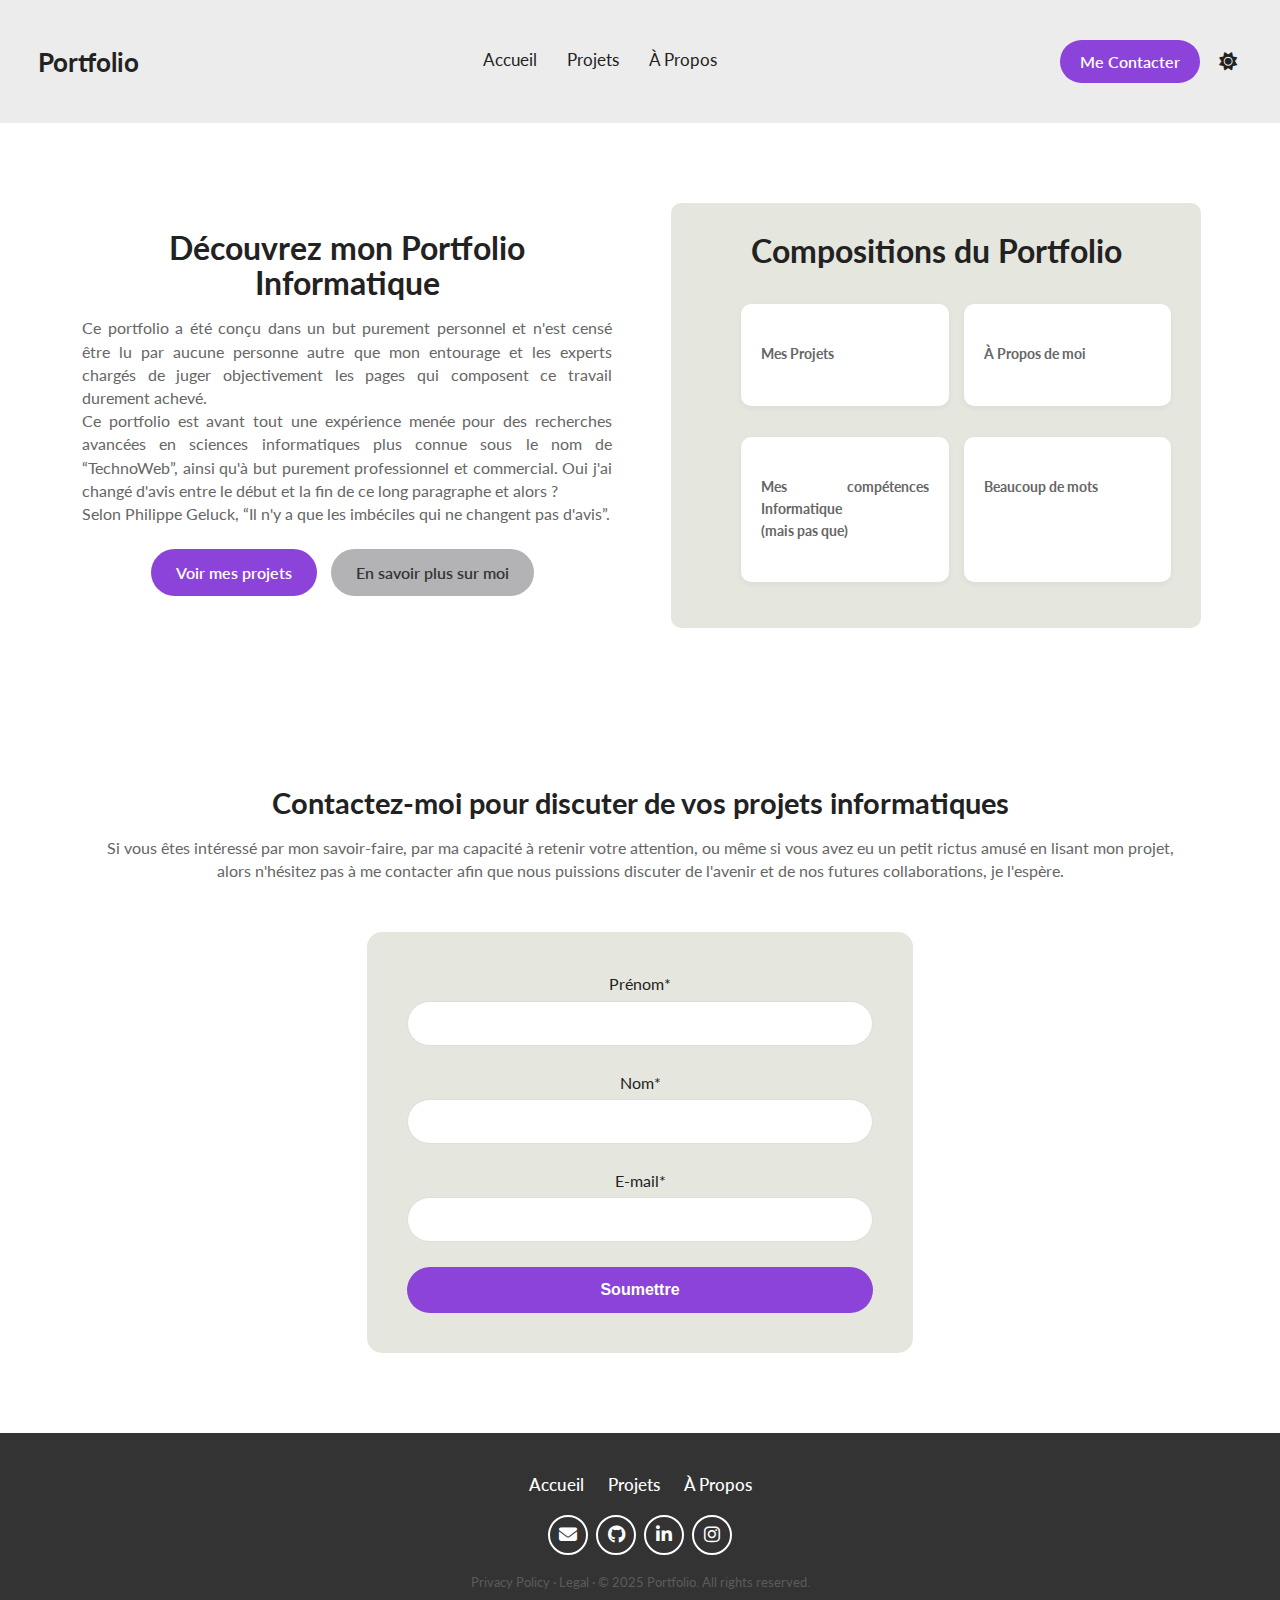
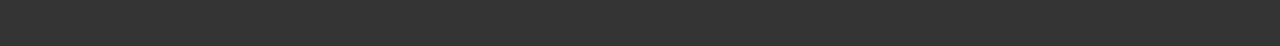
<file: index.html>
<!DOCTYPE html>
<html lang="fr">
  <head>
    <meta charset="UTF-8" />
    <meta name="viewport" content="width=device-width, initial-scale=1.0" />
    <title>Portfolio - Accueil</title>
    <link rel="stylesheet" href="css/variables.css" />
    <link rel="stylesheet" href="css/styles.css" />
    <link rel="stylesheet" href="css/accueil.css" />

    <link rel="preconnect" href="https://fonts.googleapis.com" />
    <link rel="preconnect" href="https://fonts.gstatic.com" crossorigin />
    <link
      href="https://fonts.googleapis.com/css2?family=Lato:wght@300;400;700&display=swap"
      rel="stylesheet"
    />
    <link
      rel="stylesheet"
      href="https://cdnjs.cloudflare.com/ajax/libs/font-awesome/6.5.0/css/all.min.css"
    />
  </head>

  <body>
    <input
      type="checkbox"
      id="theme-toggle"
      aria-label="checkbox dark mode"
      hidden
    />

    <!-- Header -->
    <header>
      <h1 class="logo">Portfolio</h1>
      <nav>
        <a href="index.html">Accueil</a>
        <a href="pages/pages_2.html">Projets</a>
        <a href="pages/pages_3.html">À Propos</a>
      </nav>

      <section class="header-right">
        <a href="#contact" class="bouton-contact">Me Contacter</a>

        <label for="theme-toggle" class="theme-icon">
          <i class="fas fa-sun"></i>
          <i class="fas fa-moon"></i>
        </label>
      </section>
    </header>

    <main>
      <!-- Section Présentation -->
      <section class="presentation">
        <article>
          <h2>Découvrez mon Portfolio Informatique</h2>
          <p>
            Ce portfolio a été conçu dans un but purement personnel et n'est
            censé être lu par aucune personne autre que mon entourage et les
            experts chargés de juger objectivement les pages qui composent ce
            travail durement achevé. <br />
            Ce portfolio est avant tout une expérience menée pour des recherches
            avancées en sciences informatiques plus connue sous le nom de
            “TechnoWeb”, ainsi qu'à but purement professionnel et commercial.
            Oui j'ai changé d'avis entre le début et la fin de ce long
            paragraphe et alors ? <br />
            Selon Philippe Geluck, “Il n'y a que les imbéciles qui ne changent
            pas d'avis”.
          </p>

          <nav>
            <a href="pages/pages_2.html" class="bouton-projet"
              >Voir mes projets</a
            >
            <a href="pages/pages_3.html" class="bouton-propos"
              >En savoir plus sur moi</a
            >
          </nav>
        </article>

        <aside>
          <h2 class="static-color">Compositions du Portfolio</h2>
          <ul class="grid-accueil">
            <li class="card">Mes Projets</li>
            <li class="card">À Propos de moi</li>
            <li class="card">
              Mes compétences Informatique <br />
              (mais pas que)
            </li>
            <li class="card">Beaucoup de mots</li>
          </ul>
        </aside>
      </section>

      <!-- Section Contact -->
      <section id="contact">
        <h2>Contactez-moi pour discuter de vos projets informatiques</h2>
        <p>
          Si vous êtes intéressé par mon savoir-faire, par ma capacité à retenir
          votre attention, ou même si vous avez eu un petit rictus amusé en
          lisant mon projet, <br />
          alors n'hésitez pas à me contacter afin que nous puissions discuter de
          l'avenir et de nos futures collaborations, je l'espère.
        </p>

        <form>
          <label class="static-color">Prénom*</label>
          <input type="text" required />

          <label class="static-color">Nom*</label>
          <input type="text" required />

          <label class="static-color">E-mail*</label>
          <input type="email" required />

          <button type="submit">Soumettre</button>
        </form>
      </section>
    </main>

    <!-- Footer -->
    <footer>
      <nav class="footer-links">
        <a href="index.html">Accueil</a>
        <a href="pages/pages_2.html">Projets</a>
        <a href="pages/pages_3.html">À Propos</a>
      </nav>

      <!-- Réseaux Sociaux -->
      <section class="socials">
        <a href="mailto:tonmailpro@domaine.com" aria-label="Envoyer un Mail">
          <i class="fas fa-envelope"></i
        ></a>
        <a
          href="https://github.com/AL-201"
          target="_blank"
          aria-label="Compte Github"
        >
          <i class="fab fa-github"></i
        ></a>
        <a
          href="https://linkedin.com"
          target="_blank"
          aria-label="Page Linkedin"
        >
          <i class="fab fa-linkedin-in"></i
        ></a>
        <a
          href="https://instagram.com"
          target="_blank"
          aria-label="Page Instagram"
        >
          <i class="fab fa-instagram"></i
        ></a>
      </section>

      <p class="credits">
        Privacy Policy · Legal · © 2025 Portfolio. All rights reserved.
      </p>
    </footer>
  </body>
</html>
</file>
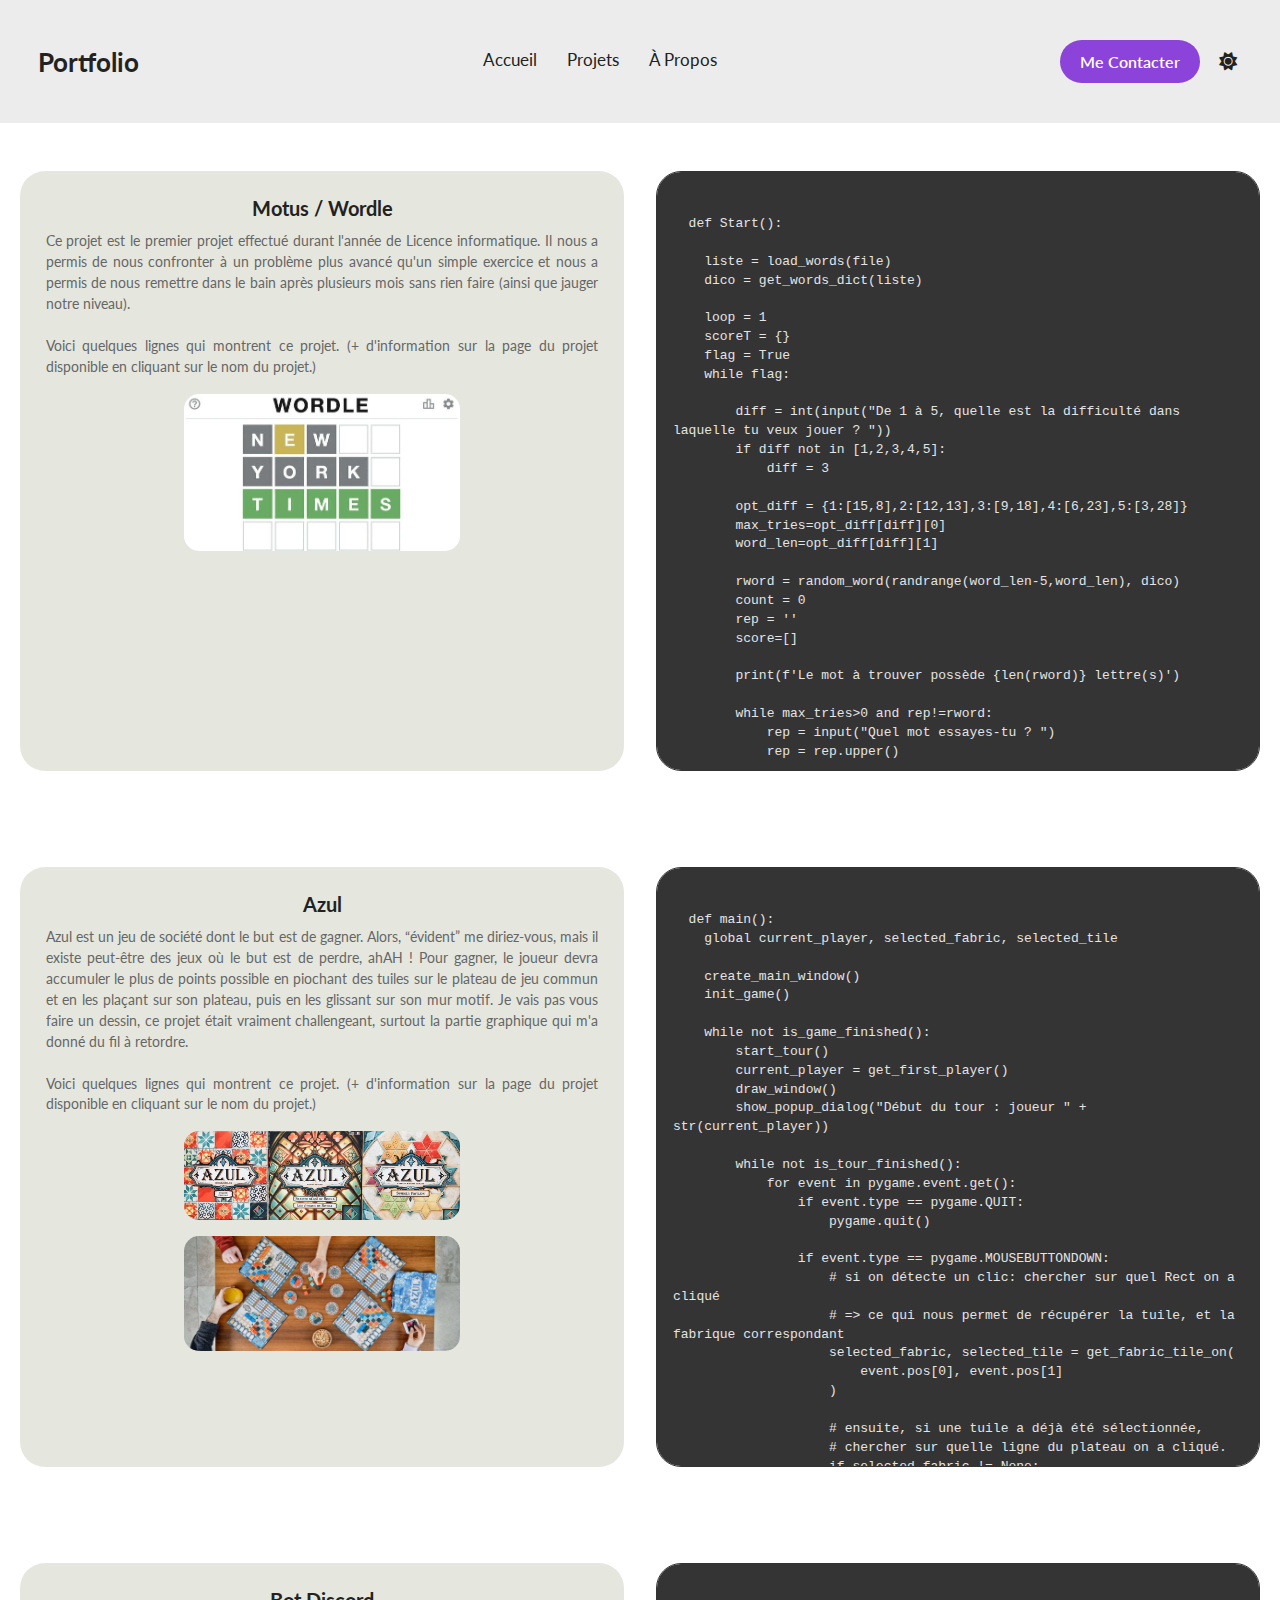
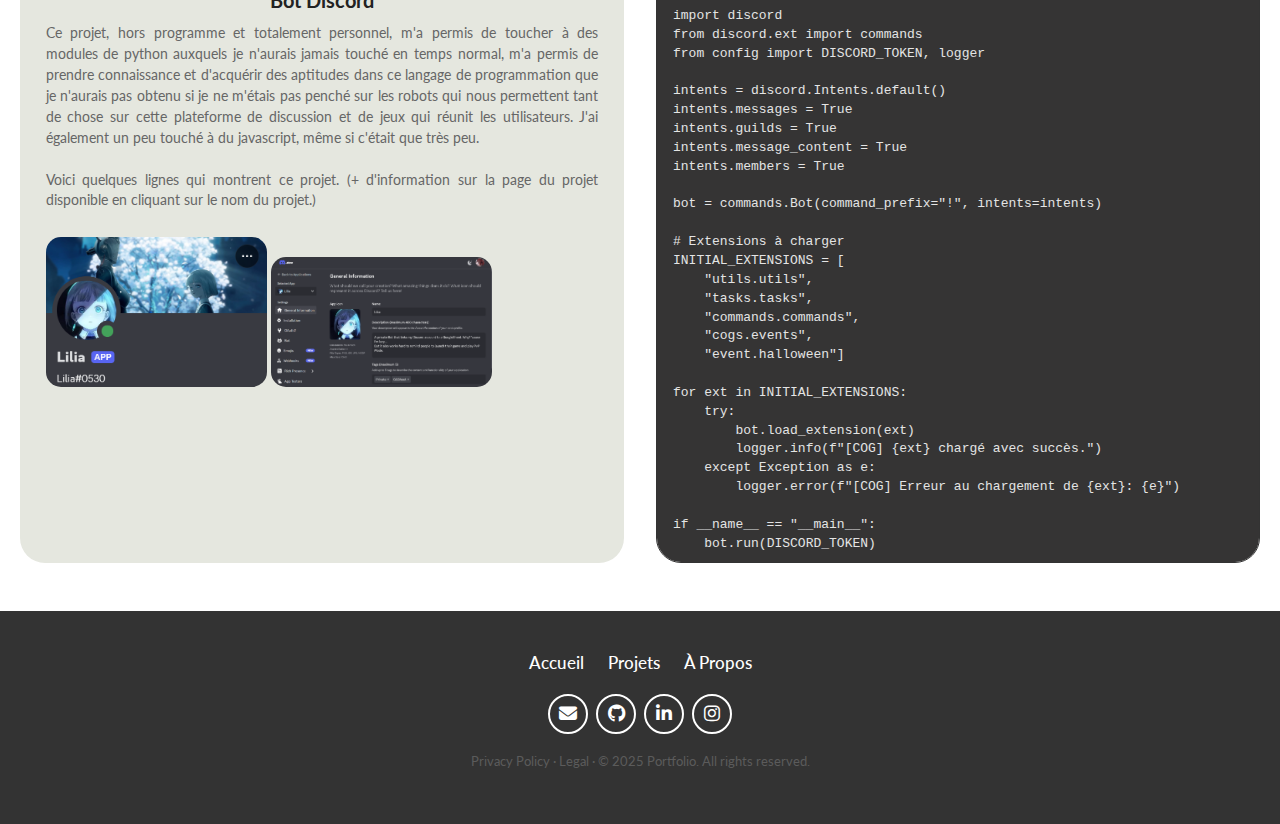
<file: pages/pages 2.html>
<!DOCTYPE html>
<html lang="fr">
  <head>
    <meta charset="UTF-8" />
    <meta name="viewport" content="width=device-width, initial-scale=1.0" />
    <title>Portfolio - Projets</title>
    <link rel="stylesheet" href="../css/variables.css" />
    <link rel="stylesheet" href="../css/styles.css" />
    <link rel="stylesheet" href="../css/projet.css" />

    <link rel="preconnect" href="https://fonts.googleapis.com" />
    <link rel="preconnect" href="https://fonts.gstatic.com" crossorigin />
    <link
      href="https://fonts.googleapis.com/css2?family=Lato:wght@300;400;700&display=swap"
      rel="stylesheet"
    />
    <link
      rel="stylesheet"
      href="https://cdnjs.cloudflare.com/ajax/libs/font-awesome/6.5.0/css/all.min.css"
    />
  </head>

  <body>
    <input
      type="checkbox"
      id="theme-toggle"
      aria-label="checkbox dark mode"
      hidden
    />

    <!-- Header -->
    <header>
      <h1 class="logo">Portfolio</h1>
      <nav>
        <a href="../index.html">Accueil</a>
        <a href="pages_2.html">Projets</a>
        <a href="pages_3.html">À Propos</a>
      </nav>

      <section class="header-right">
        <a href="../index.html#contact" class="bouton-contact">Me Contacter</a>

        <label for="theme-toggle" class="theme-icon">
          <i class="fas fa-sun"></i>
          <i class="fas fa-moon"></i>
        </label>
      </section>
    </header>

    <main id="projects-content">
      <article class="project-grid">
        <!-- Partie Gauche -->
        <section class="project-info">
          <h2 class="static-color">
            <a href="Projets/Motus.html">Motus / Wordle</a>
          </h2>
          <p>
            Ce projet est le premier projet effectué durant l'année de Licence
            informatique. Il nous a permis de nous confronter à un problème plus
            avancé qu'un simple exercice et nous a permis de nous remettre dans
            le bain après plusieurs mois sans rien faire (ainsi que jauger notre
            niveau). <br /><br />
            Voici quelques lignes qui montrent ce projet. (+ d'information sur
            la page du projet disponible en cliquant sur le nom du projet.)
          </p>
          <img src="../images/Wordle.png" alt="Image du Jeu Motus" />
        </section>

        <!-- Partie Droite -->
        <section class="project-code">
          <pre><code>
  def Start():

    liste = load_words(file)
    dico = get_words_dict(liste)
    
    loop = 1
    scoreT = {} 
    flag = True
    while flag:

        diff = int(input("De 1 à 5, quelle est la difficulté dans laquelle tu veux jouer ? "))
        if diff not in [1,2,3,4,5]:
            diff = 3

        opt_diff = {1:[15,8],2:[12,13],3:[9,18],4:[6,23],5:[3,28]}
        max_tries=opt_diff[diff][0]
        word_len=opt_diff[diff][1]

        rword = random_word(randrange(word_len-5,word_len), dico)
        count = 0
        rep = ''
        score=[]

        print(f'Le mot à trouver possède {len(rword)} lettre(s)')

        while max_tries>0 and rep!=rword:
            rep = input("Quel mot essayes-tu ? ")
            rep = rep.upper()

            if rep in liste:
                if len(rep) == len(rword):
                    score.append(rep)
                    lcheck = check_word(rword, rep)
                    print(print_clues(rep, lcheck), "\n")
                else: print("Le mot proposé ne possède pas le bon nombre de lettre(s)", "\n")
            else: print("Le mot proposé n'existe pas", "\n")

            if rword==rep:
                break

            max_tries-=1
            count+=1
            print("Il te reste", max_tries, "tentative(s).")

        if max_tries==0 and rep!=rword:
            print(f"Dommage... Le mot était {rword}. Mais tu réussiras peut-être la prochaine fois !")
        else: print("Bien joué ! Tu as trouvé le mot en", count+1, "tentative(s). Voici le résumé de tes essais : \n", score)
        scoreT[loop]=rword, score
        loop+=1

        retry=input("Si tu veux rejouer, écris 'oui' ! ")
        if retry!='oui':
            flag = False
    
    printscore = input("Si tu veux le récapitulatif de tes parties, écris 'oui' !\n")
    if printscore == 'oui':
        for i in scoreT:
            print(f"Pour ta {i}e partie, le mot était {scoreT[i][0]} et tes tentatives ont étés : {scoreT[i][1]}. \n")
          </code></pre>
        </section>
      </article>

      <article class="project-grid">
        <!-- Partie Gauche -->
        <section class="project-info">
          <h2 class="static-color">
            <a href="Projets/Azul.html">Azul</a>
          </h2>
          <p>
            Azul est un jeu de société dont le but est de gagner. Alors,
            “évident” me diriez-vous, mais il existe peut-être des jeux où le
            but est de perdre, ahAH ! Pour gagner, le joueur devra accumuler le
            plus de points possible en piochant des tuiles sur le plateau de jeu
            commun et en les plaçant sur son plateau, puis en les glissant sur
            son mur motif. Je vais pas vous faire un dessin, ce projet était
            vraiment challengeant, surtout la partie graphique qui m'a donné du
            fil à retordre. <br /><br />
            Voici quelques lignes qui montrent ce projet. (+ d'information sur
            la page du projet disponible en cliquant sur le nom du projet.)
          </p>
          <img
            src="../images/Azul4.png"
            alt="Image montrant la boîte du Jeu de société Azul"
          />
          <img
            src="../images/Azul2.jpg"
            alt="Image montrant une partie du Jeu de société Azul"
          />
        </section>

        <!-- Partie Droite -->
        <section class="project-code">
          <pre><code>
  def main():
    global current_player, selected_fabric, selected_tile

    create_main_window()
    init_game()

    while not is_game_finished():
        start_tour()
        current_player = get_first_player()
        draw_window()
        show_popup_dialog("Début du tour : joueur " + str(current_player))

        while not is_tour_finished():
            for event in pygame.event.get():
                if event.type == pygame.QUIT:
                    pygame.quit()

                if event.type == pygame.MOUSEBUTTONDOWN:
                    # si on détecte un clic: chercher sur quel Rect on a cliqué
                    # => ce qui nous permet de récupérer la tuile, et la fabrique correspondant
                    selected_fabric, selected_tile = get_fabric_tile_on(
                        event.pos[0], event.pos[1]
                    )

                    # ensuite, si une tuile a déjà été sélectionnée,
                    # chercher sur quelle ligne du plateau on a cliqué.
                    if selected_fabric != None:
                        dest_raw = get_empty_line_on(event.pos[0], event.pos[1])

                        # quand on a les 3 infos et que le coup est possible,
                        # on peut jouer le coup et passer au joueur suivant.
                        if check_tile(current_player, selected_tile, dest_raw):
                            play(
                                current_player,
                                selected_fabric,
                                selected_tile,
                                dest_raw,
                            )
                            selected_fabric = None
                            selected_tile = None
                            dest_raw = None
                            draw_window()
                            current_player = (current_player + 1) % len(boards)

            draw_window()

        end_tour()
        draw_window()
    compute_final_scores()

    show_popup_dialog(
        "Partie terminée ! joueur 0: "
        + str(scores[0])
        + " / joueur 1: "
        + str(scores[1])
    )
    pygame.quit()
  </code></pre>
        </section>
      </article>

      <article class="project-grid">
        <!-- Partie Gauche -->
        <section class="project-info">
          <h2 class="static-color">
            <a href="Projets/Discord_Bot.html">Bot Discord</a>
          </h2>
          <p>
            Ce projet, hors programme et totalement personnel, m'a permis de
            toucher à des modules de python auxquels je n'aurais jamais touché
            en temps normal, m'a permis de prendre connaissance et d'acquérir
            des aptitudes dans ce langage de programmation que je n'aurais pas
            obtenu si je ne m'étais pas penché sur les robots qui nous
            permettent tant de chose sur cette plateforme de discussion et de
            jeux qui réunit les utilisateurs. J'ai également un peu touché à du
            javascript, même si c'était que très peu. <br /><br />
            Voici quelques lignes qui montrent ce projet. (+ d'information sur
            la page du projet disponible en cliquant sur le nom du projet.)
          </p>
          <img
            class="img-spe"
            src="../images/DiscordBot1.png"
            alt="Image montrant le profil d'un Robot Discord"
          />
          <img
            class="img-spe"
            src="../images/DiscordBot2.png"
            alt="Image montrant les paramètres d'un Robot Discord"
          />
        </section>

        <!-- Partie Droite -->
        <section class="project-code">
          <pre><code>
import discord
from discord.ext import commands
from config import DISCORD_TOKEN, logger

intents = discord.Intents.default()
intents.messages = True
intents.guilds = True
intents.message_content = True
intents.members = True

bot = commands.Bot(command_prefix="!", intents=intents)

# Extensions à charger
INITIAL_EXTENSIONS = [
    "utils.utils",
    "tasks.tasks",
    "commands.commands",
    "cogs.events",
    "event.halloween"]

for ext in INITIAL_EXTENSIONS:
    try:
        bot.load_extension(ext)
        logger.info(f"[COG] {ext} chargé avec succès.")
    except Exception as e:
        logger.error(f"[COG] Erreur au chargement de {ext}: {e}")

if __name__ == "__main__":
    bot.run(DISCORD_TOKEN)
                </code></pre>
        </section>
      </article>
    </main>

    <!-- Footer -->
    <footer>
      <nav class="footer-links">
        <a href="../index.html">Accueil</a>
        <a href="pages_2.html">Projets</a>
        <a href="pages_3.html">À Propos</a>
      </nav>

      <!-- Réseaux Sociaux -->
      <section class="socials">
        <a href="mailto:tonmailpro@domaine.com" aria-label="Envoyer un Mail">
          <i class="fas fa-envelope"></i
        ></a>
        <a
          href="https://github.com/AL-201"
          target="_blank"
          aria-label="Compte Github"
        >
          <i class="fab fa-github"></i
        ></a>
        <a
          href="https://linkedin.com"
          target="_blank"
          aria-label="Page Linkedin"
        >
          <i class="fab fa-linkedin-in"></i
        ></a>
        <a
          href="https://instagram.com"
          target="_blank"
          aria-label="Page Instagram"
        >
          <i class="fab fa-instagram"></i
        ></a>
      </section>

      <p class="credits">
        Privacy Policy · Legal · © 2025 Portfolio. All rights reserved.
      </p>
    </footer>
  </body>
</html>
</file>
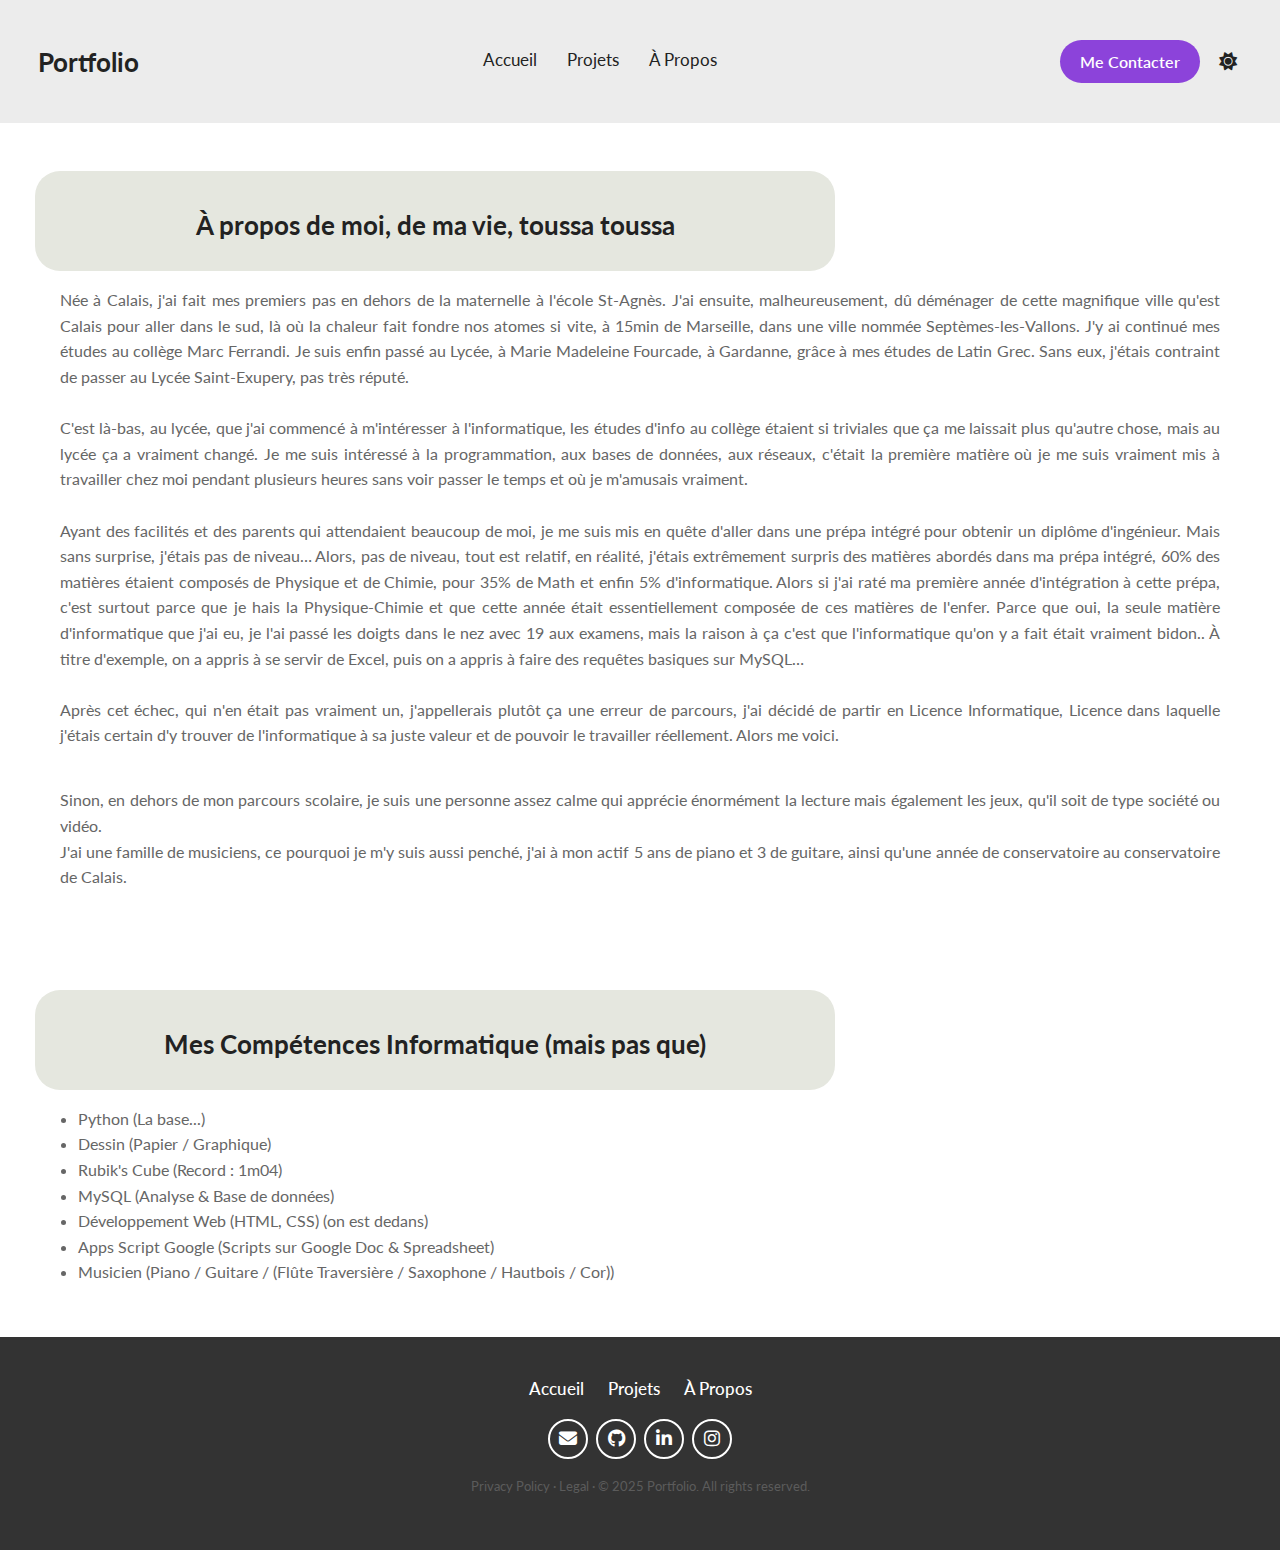
<file: pages/pages 3.html>
<!DOCTYPE html>
<html lang="fr">
  <head>
    <meta charset="UTF-8" />
    <meta name="viewport" content="width=device-width, initial-scale=1.0" />
    <title>Portfolio - À Propos</title>
    <link rel="stylesheet" href="../css/variables.css" />
    <link rel="stylesheet" href="../css/styles.css" />
    <link rel="stylesheet" href="../css/a_propos.css" />

    <link rel="preconnect" href="https://fonts.googleapis.com" />
    <link rel="preconnect" href="https://fonts.gstatic.com" crossorigin />
    <link
      href="https://fonts.googleapis.com/css2?family=Lato:wght@300;400;700&display=swap"
      rel="stylesheet"
    />
    <link
      rel="stylesheet"
      href="https://cdnjs.cloudflare.com/ajax/libs/font-awesome/6.5.0/css/all.min.css"
    />
  </head>

  <body>
    <input
      type="checkbox"
      id="theme-toggle"
      aria-label="checkbox dark mode"
      hidden
    />

    <!-- Header -->
    <header>
      <h1 class="logo">Portfolio</h1>
      <nav>
        <a href="../index.html">Accueil</a>
        <a href="pages_2.html">Projets</a>
        <a href="pages_3.html">À Propos</a>
      </nav>

      <section class="header-right">
        <a href="../index.html#contact" class="bouton-contact">Me Contacter</a>

        <label for="theme-toggle" class="theme-icon">
          <i class="fas fa-sun"></i>
          <i class="fas fa-moon"></i>
        </label>
      </section>
    </header>

    <main>
      <!-- Section À Propos -->
      <section class="apropos">
        <header>
          <h2 class="static-color">
            À propos de moi, de ma vie, toussa toussa
          </h2>
        </header>

        <article>
          <p>
            Née à Calais, j'ai fait mes premiers pas en dehors de la maternelle
            à l'école St-Agnès. J'ai ensuite, malheureusement, dû déménager de
            cette magnifique ville qu'est Calais pour aller dans le sud, là où
            la chaleur fait fondre nos atomes si vite, à 15min de Marseille,
            dans une ville nommée Septèmes-les-Vallons. J'y ai continué mes
            études au collège Marc Ferrandi. Je suis enfin passé au Lycée, à
            Marie Madeleine Fourcade, à Gardanne, grâce à mes études de Latin
            Grec. Sans eux, j'étais contraint de passer au Lycée Saint-Exupery,
            pas très réputé. <br /><br />
            C'est là-bas, au lycée, que j'ai commencé à m'intéresser à
            l'informatique, les études d'info au collège étaient si triviales
            que ça me laissait plus qu'autre chose, mais au lycée ça a vraiment
            changé. Je me suis intéressé à la programmation, aux bases de
            données, aux réseaux, c'était la première matière où je me suis
            vraiment mis à travailler chez moi pendant plusieurs heures sans
            voir passer le temps et où je m'amusais vraiment. <br /><br />
            Ayant des facilités et des parents qui attendaient beaucoup de moi,
            je me suis mis en quête d'aller dans une prépa intégré pour obtenir
            un diplôme d'ingénieur. Mais sans surprise, j'étais pas de niveau…
            Alors, pas de niveau, tout est relatif, en réalité, j'étais
            extrêmement surpris des matières abordés dans ma prépa intégré, 60%
            des matières étaient composés de Physique et de Chimie, pour 35% de
            Math et enfin 5% d'informatique. Alors si j'ai raté ma première
            année d'intégration à cette prépa, c'est surtout parce que je hais
            la Physique-Chimie et que cette année était essentiellement composée
            de ces matières de l'enfer. Parce que oui, la seule matière
            d'informatique que j'ai eu, je l'ai passé les doigts dans le nez
            avec 19 aux examens, mais la raison à ça c'est que l'informatique
            qu'on y a fait était vraiment bidon.. À titre d'exemple, on a appris
            à se servir de Excel, puis on a appris à faire des requêtes basiques
            sur MySQL… <br /><br />
            Après cet échec, qui n'en était pas vraiment un, j'appellerais
            plutôt ça une erreur de parcours, j'ai décidé de partir en Licence
            Informatique, Licence dans laquelle j'étais certain d'y trouver de
            l'informatique à sa juste valeur et de pouvoir le travailler
            réellement. Alors me voici.
          </p>
          <br />
          <p>
            Sinon, en dehors de mon parcours scolaire, je suis une personne
            assez calme qui apprécie énormément la lecture mais également les
            jeux, qu'il soit de type société ou vidéo. <br />
            J'ai une famille de musiciens, ce pourquoi je m'y suis aussi penché,
            j'ai à mon actif 5 ans de piano et 3 de guitare, ainsi qu'une année
            de conservatoire au conservatoire de Calais.
          </p>
        </article>
      </section>

      <!-- Section Compétences -->
      <section class="competences">
        <header>
          <h2 class="static-color">
            Mes Compétences Informatique (mais pas que)
          </h2>
        </header>

        <ul>
          <li style="--i: 1">Python (La base...)</li>
          <li style="--i: 2">Dessin (Papier / Graphique)</li>
          <li style="--i: 3">Rubik's Cube (Record : 1m04)</li>
          <li style="--i: 4">MySQL (Analyse & Base de données)</li>
          <li style="--i: 5">Développement Web (HTML, CSS) (on est dedans)</li>
          <li style="--i: 6">
            Apps Script Google (Scripts sur Google Doc & Spreadsheet)
          </li>
          <li style="--i: 7">
            Musicien (Piano / Guitare / (Flûte Traversière / Saxophone /
            Hautbois / Cor))
          </li>
        </ul>
      </section>
    </main>

    <!-- Footer -->
    <footer>
      <nav class="footer-links">
        <a href="../index.html">Accueil</a>
        <a href="pages_2.html">Projets</a>
        <a href="pages_3.html">À Propos</a>
      </nav>

      <!-- Réseaux Sociaux -->
      <section class="socials">
        <a href="mailto:tonmailpro@domaine.com" aria-label="Envoyer un Mail">
          <i class="fas fa-envelope"></i
        ></a>
        <a
          href="https://github.com/AL-201"
          target="_blank"
          aria-label="Compte Github"
        >
          <i class="fab fa-github"></i
        ></a>
        <a
          href="https://linkedin.com"
          target="_blank"
          aria-label="Page Linkedin"
        >
          <i class="fab fa-linkedin-in"></i
        ></a>
        <a
          href="https://instagram.com"
          target="_blank"
          aria-label="Page Instagram"
        >
          <i class="fab fa-instagram"></i
        ></a>
      </section>

      <p class="credits">
        Privacy Policy · Legal · © 2025 Portfolio. All rights reserved.
      </p>
    </footer>
  </body>
</html>
</file>
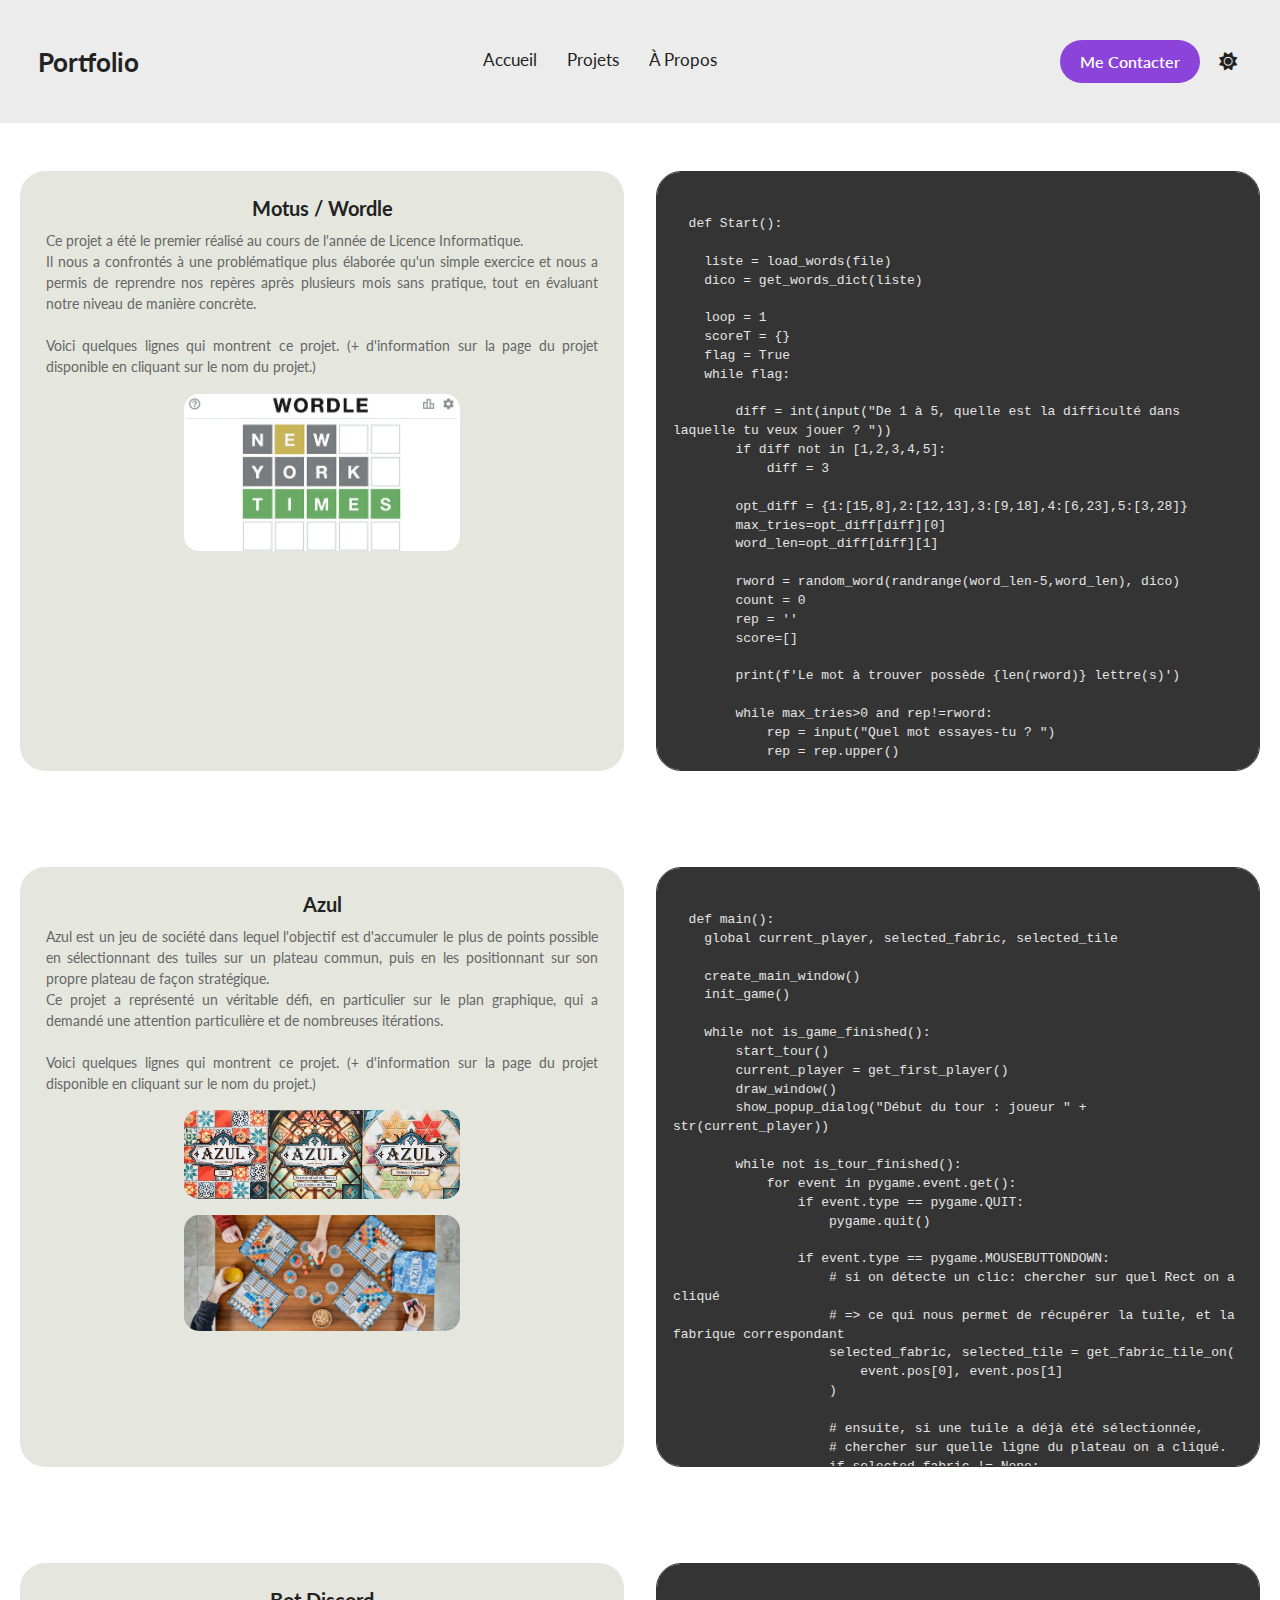
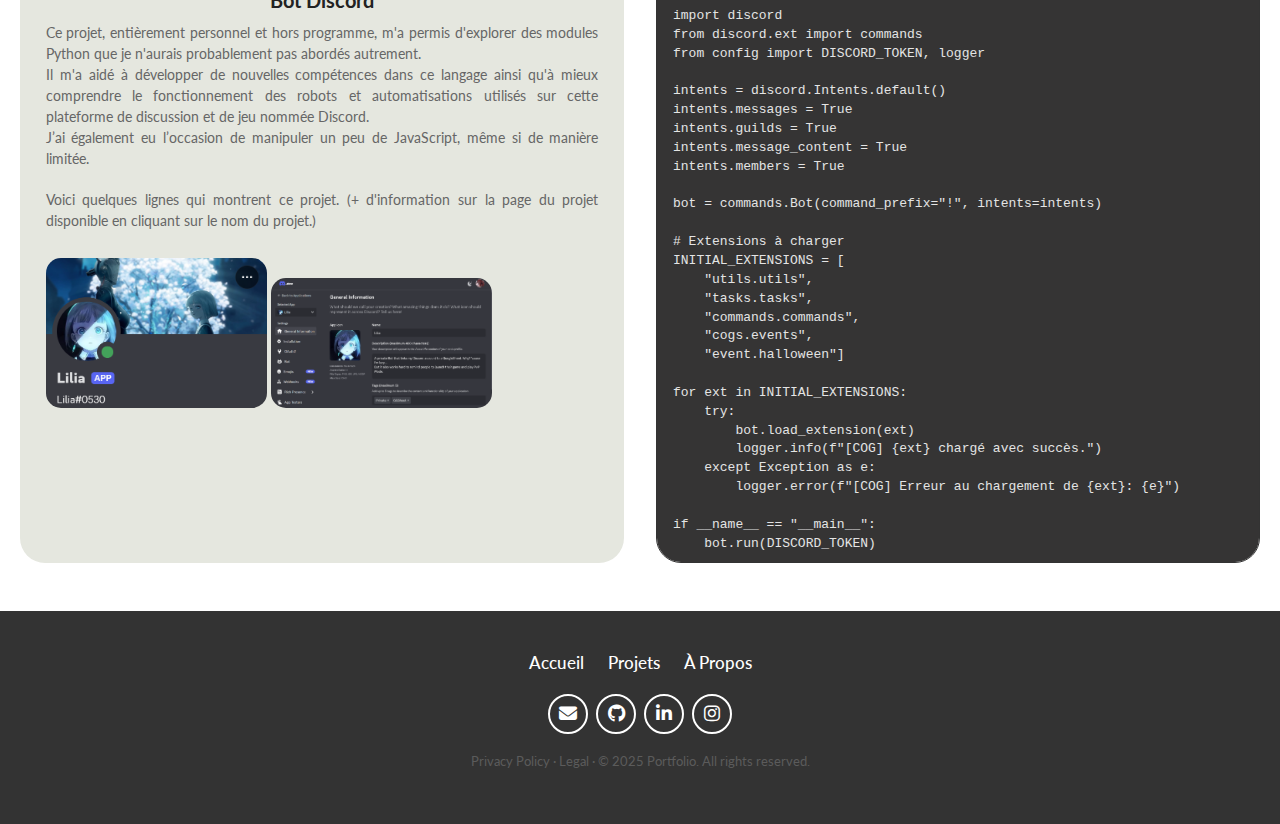
<file: pages/pages_2.html>
<!DOCTYPE html>
<html lang="fr">
  <head>
    <meta charset="UTF-8" />
    <meta name="viewport" content="width=device-width, initial-scale=1.0" />
    <title>Portfolio - Projets</title>
    <link rel="stylesheet" href="../css/variables.css" />
    <link rel="stylesheet" href="../css/styles.css" />
    <link rel="stylesheet" href="../css/projet.css" />

    <link rel="preconnect" href="https://fonts.googleapis.com" />
    <link rel="preconnect" href="https://fonts.gstatic.com" crossorigin />
    <link
      href="https://fonts.googleapis.com/css2?family=Lato:wght@300;400;700&display=swap"
      rel="stylesheet"
    />
    <link
      rel="stylesheet"
      href="https://cdnjs.cloudflare.com/ajax/libs/font-awesome/6.5.0/css/all.min.css"
    />
  </head>

  <body>
    <input
      type="checkbox"
      id="theme-toggle"
      aria-label="checkbox dark mode"
      hidden
    />

    <!-- Header -->
    <header>
      <h1 class="logo">Portfolio</h1>
      <nav>
        <a href="../index.html">Accueil</a>
        <a href="pages_2.html">Projets</a>
        <a href="pages_3.html">À Propos</a>
      </nav>

      <section class="header-right">
        <a href="../index.html#contact" class="bouton-contact">Me Contacter</a>

        <label for="theme-toggle" class="theme-icon">
          <i class="fas fa-sun"></i>
          <i class="fas fa-moon"></i>
        </label>
      </section>
    </header>

    <main id="projects-content">
      <article class="project-grid">
        <!-- Partie Gauche -->
        <section class="project-info">
          <h2 class="static-color">
            <a href="Projets/Motus.html">Motus / Wordle</a>
          </h2>
          <p>
            Ce projet a été le premier réalisé au cours de l'année de Licence Informatique.<br>
            Il nous a confrontés à une problématique plus élaborée qu'un simple exercice et nous a permis de reprendre 
            nos repères après plusieurs mois sans pratique, tout en évaluant notre niveau de manière concrète.<br><br>
            Voici quelques lignes qui montrent ce projet. (+ d'information sur
            la page du projet disponible en cliquant sur le nom du projet.)
          </p>
          <img src="../images/Wordle.png" alt="Image du Jeu Motus" />
        </section>

        <!-- Partie Droite -->
        <section class="project-code">
          <pre><code>
  def Start():

    liste = load_words(file)
    dico = get_words_dict(liste)
    
    loop = 1
    scoreT = {} 
    flag = True
    while flag:

        diff = int(input("De 1 à 5, quelle est la difficulté dans laquelle tu veux jouer ? "))
        if diff not in [1,2,3,4,5]:
            diff = 3

        opt_diff = {1:[15,8],2:[12,13],3:[9,18],4:[6,23],5:[3,28]}
        max_tries=opt_diff[diff][0]
        word_len=opt_diff[diff][1]

        rword = random_word(randrange(word_len-5,word_len), dico)
        count = 0
        rep = ''
        score=[]

        print(f'Le mot à trouver possède {len(rword)} lettre(s)')

        while max_tries>0 and rep!=rword:
            rep = input("Quel mot essayes-tu ? ")
            rep = rep.upper()

            if rep in liste:
                if len(rep) == len(rword):
                    score.append(rep)
                    lcheck = check_word(rword, rep)
                    print(print_clues(rep, lcheck), "\n")
                else: print("Le mot proposé ne possède pas le bon nombre de lettre(s)", "\n")
            else: print("Le mot proposé n'existe pas", "\n")

            if rword==rep:
                break

            max_tries-=1
            count+=1
            print("Il te reste", max_tries, "tentative(s).")

        if max_tries==0 and rep!=rword:
            print(f"Dommage... Le mot était {rword}. Mais tu réussiras peut-être la prochaine fois !")
        else: print("Bien joué ! Tu as trouvé le mot en", count+1, "tentative(s). Voici le résumé de tes essais : \n", score)
        scoreT[loop]=rword, score
        loop+=1

        retry=input("Si tu veux rejouer, écris 'oui' ! ")
        if retry!='oui':
            flag = False
    
    printscore = input("Si tu veux le récapitulatif de tes parties, écris 'oui' !\n")
    if printscore == 'oui':
        for i in scoreT:
            print(f"Pour ta {i}e partie, le mot était {scoreT[i][0]} et tes tentatives ont étés : {scoreT[i][1]}. \n")
          </code></pre>
        </section>
      </article>

      <article class="project-grid">
        <!-- Partie Gauche -->
        <section class="project-info">
          <h2 class="static-color">
            <a href="Projets/Azul.html">Azul</a>
          </h2>
          <p>
            Azul est un jeu de société dans lequel l'objectif est d'accumuler le plus de points possible 
            en sélectionnant des tuiles sur un plateau commun, puis en les positionnant sur son propre 
            plateau de façon stratégique.<br>
            Ce projet a représenté un véritable défi, en particulier sur le plan graphique, qui a 
            demandé une attention particulière et de nombreuses itérations.<br><br>
            Voici quelques lignes qui montrent ce projet. (+ d'information sur
            la page du projet disponible en cliquant sur le nom du projet.)
          </p>
          <img
            src="../images/Azul4.png"
            alt="Image montrant la boîte du Jeu de société Azul"
          />
          <img
            src="../images/Azul2.jpg"
            alt="Image montrant une partie du Jeu de société Azul"
          />
        </section>

        <!-- Partie Droite -->
        <section class="project-code">
          <pre><code>
  def main():
    global current_player, selected_fabric, selected_tile

    create_main_window()
    init_game()

    while not is_game_finished():
        start_tour()
        current_player = get_first_player()
        draw_window()
        show_popup_dialog("Début du tour : joueur " + str(current_player))

        while not is_tour_finished():
            for event in pygame.event.get():
                if event.type == pygame.QUIT:
                    pygame.quit()

                if event.type == pygame.MOUSEBUTTONDOWN:
                    # si on détecte un clic: chercher sur quel Rect on a cliqué
                    # => ce qui nous permet de récupérer la tuile, et la fabrique correspondant
                    selected_fabric, selected_tile = get_fabric_tile_on(
                        event.pos[0], event.pos[1]
                    )

                    # ensuite, si une tuile a déjà été sélectionnée,
                    # chercher sur quelle ligne du plateau on a cliqué.
                    if selected_fabric != None:
                        dest_raw = get_empty_line_on(event.pos[0], event.pos[1])

                        # quand on a les 3 infos et que le coup est possible,
                        # on peut jouer le coup et passer au joueur suivant.
                        if check_tile(current_player, selected_tile, dest_raw):
                            play(
                                current_player,
                                selected_fabric,
                                selected_tile,
                                dest_raw,
                            )
                            selected_fabric = None
                            selected_tile = None
                            dest_raw = None
                            draw_window()
                            current_player = (current_player + 1) % len(boards)

            draw_window()

        end_tour()
        draw_window()
    compute_final_scores()

    show_popup_dialog(
        "Partie terminée ! joueur 0: "
        + str(scores[0])
        + " / joueur 1: "
        + str(scores[1])
    )
    pygame.quit()
  </code></pre>
        </section>
      </article>

      <article class="project-grid">
        <!-- Partie Gauche -->
        <section class="project-info">
          <h2 class="static-color">
            <a href="Projets/Discord_Bot.html">Bot Discord</a>
          </h2>
          <p>
            Ce projet, entièrement personnel et hors programme, m'a permis d'explorer des modules 
            Python que je n'aurais probablement pas abordés autrement.<br>
            Il m'a aidé à développer de nouvelles compétences dans ce langage ainsi qu'à mieux 
            comprendre le fonctionnement des robots et automatisations utilisés sur cette 
            plateforme de discussion et de jeu nommée Discord.<br>
            J’ai également eu l’occasion de manipuler un peu de JavaScript, même si de manière 
            limitée.<br><br>
            Voici quelques lignes qui montrent ce projet. (+ d'information sur
            la page du projet disponible en cliquant sur le nom du projet.)
          </p>
          <img
            class="img-spe"
            src="../images/DiscordBot1.png"
            alt="Image montrant le profil d'un Robot Discord"
          />
          <img
            class="img-spe"
            src="../images/DiscordBot2.png"
            alt="Image montrant les paramètres d'un Robot Discord"
          />
        </section>

        <!-- Partie Droite -->
        <section class="project-code">
          <pre><code>
import discord
from discord.ext import commands
from config import DISCORD_TOKEN, logger

intents = discord.Intents.default()
intents.messages = True
intents.guilds = True
intents.message_content = True
intents.members = True

bot = commands.Bot(command_prefix="!", intents=intents)

# Extensions à charger
INITIAL_EXTENSIONS = [
    "utils.utils",
    "tasks.tasks",
    "commands.commands",
    "cogs.events",
    "event.halloween"]

for ext in INITIAL_EXTENSIONS:
    try:
        bot.load_extension(ext)
        logger.info(f"[COG] {ext} chargé avec succès.")
    except Exception as e:
        logger.error(f"[COG] Erreur au chargement de {ext}: {e}")

if __name__ == "__main__":
    bot.run(DISCORD_TOKEN)
                </code></pre>
        </section>
      </article>
    </main>

    <!-- Footer -->
    <footer>
      <nav class="footer-links">
        <a href="../index.html">Accueil</a>
        <a href="pages_2.html">Projets</a>
        <a href="pages_3.html">À Propos</a>
      </nav>

      <!-- Réseaux Sociaux -->
      <section class="socials">
        <a href="mailto:alexiel.landrie@gmail.com" aria-label="Envoyer un Mail">
          <i class="fas fa-envelope"></i
        ></a>
        <a
          href="https://github.com/AL-201"
          target="_blank"
          aria-label="Compte Github"
        >
          <i class="fab fa-github"></i
        ></a>
        <a
          href="https://linkedin.com"
          target="_blank"
          aria-label="Page Linkedin"
        >
          <i class="fab fa-linkedin-in"></i
        ></a>
        <a
          href="https://instagram.com"
          target="_blank"
          aria-label="Page Instagram"
        >
          <i class="fab fa-instagram"></i
        ></a>
      </section>

      <p class="credits">
        Privacy Policy · Legal · © 2025 Portfolio. All rights reserved.
      </p>
    </footer>
  </body>
</html>
</file>
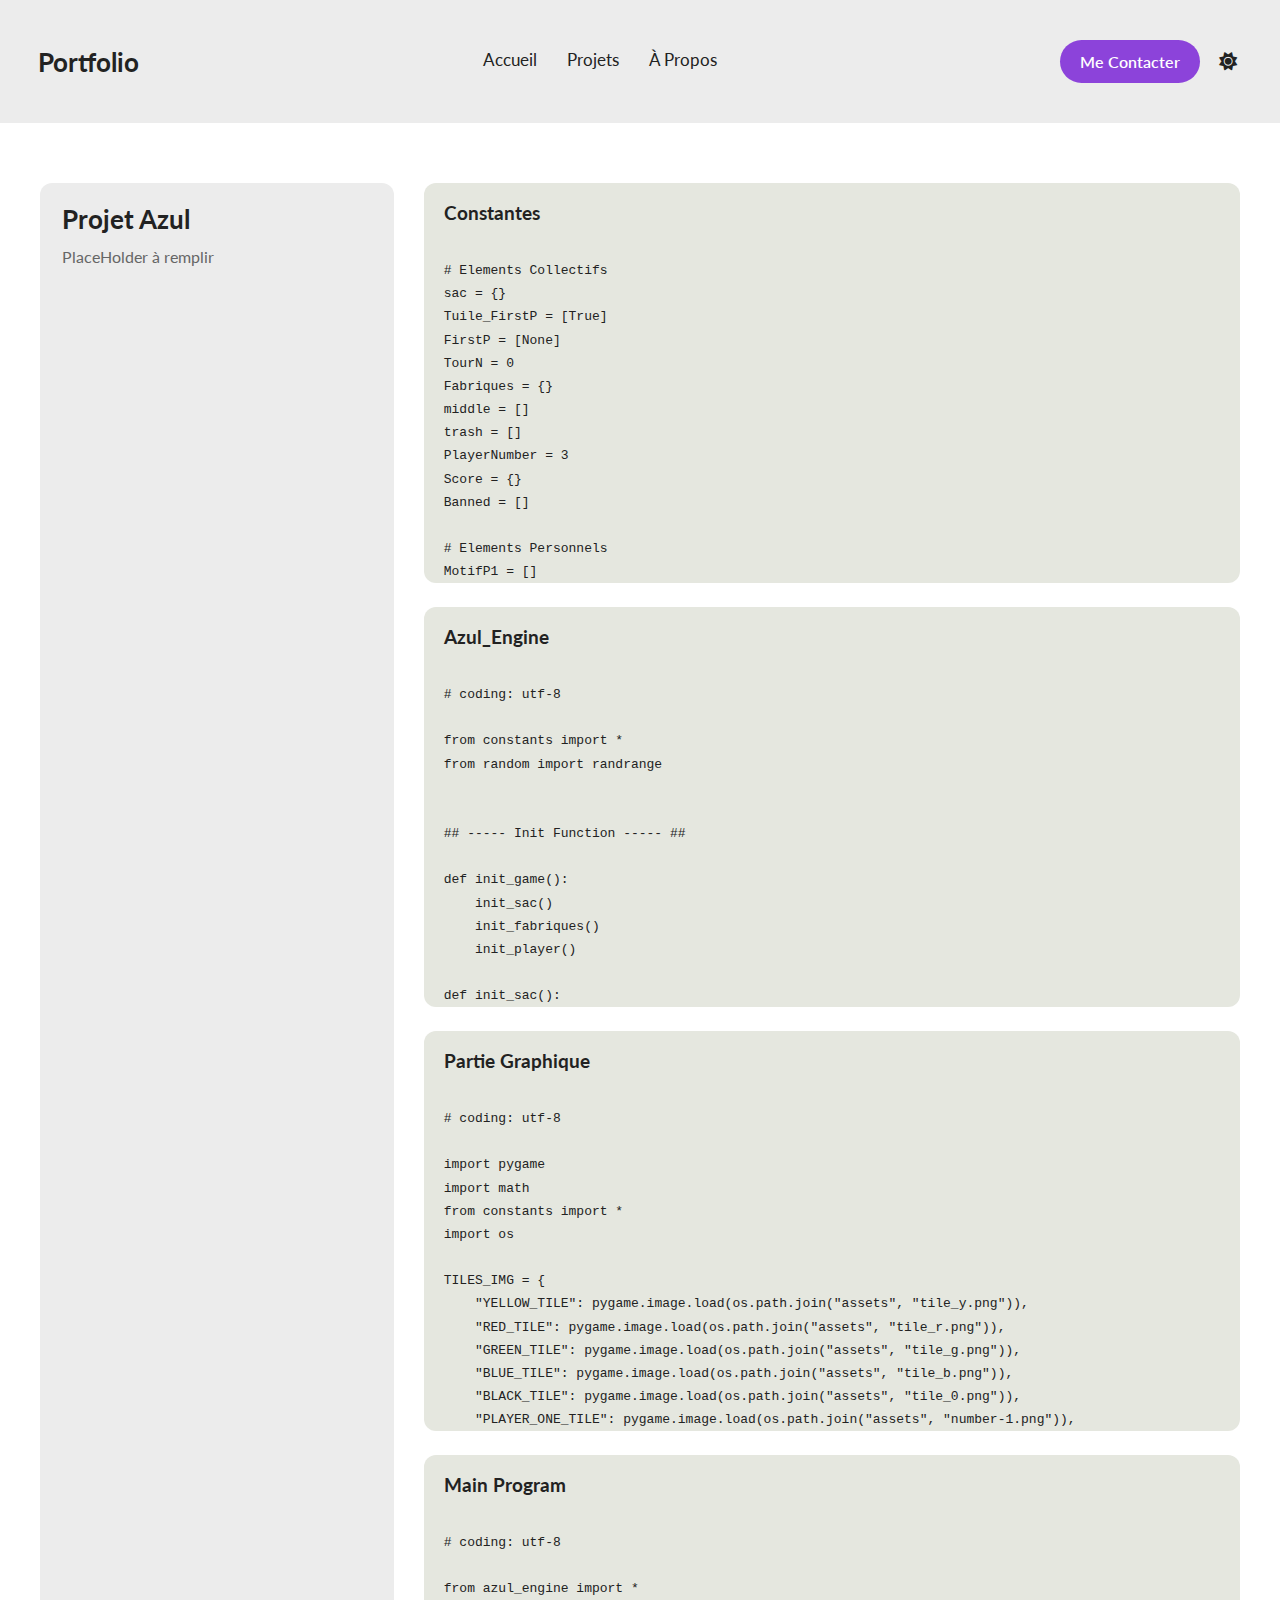
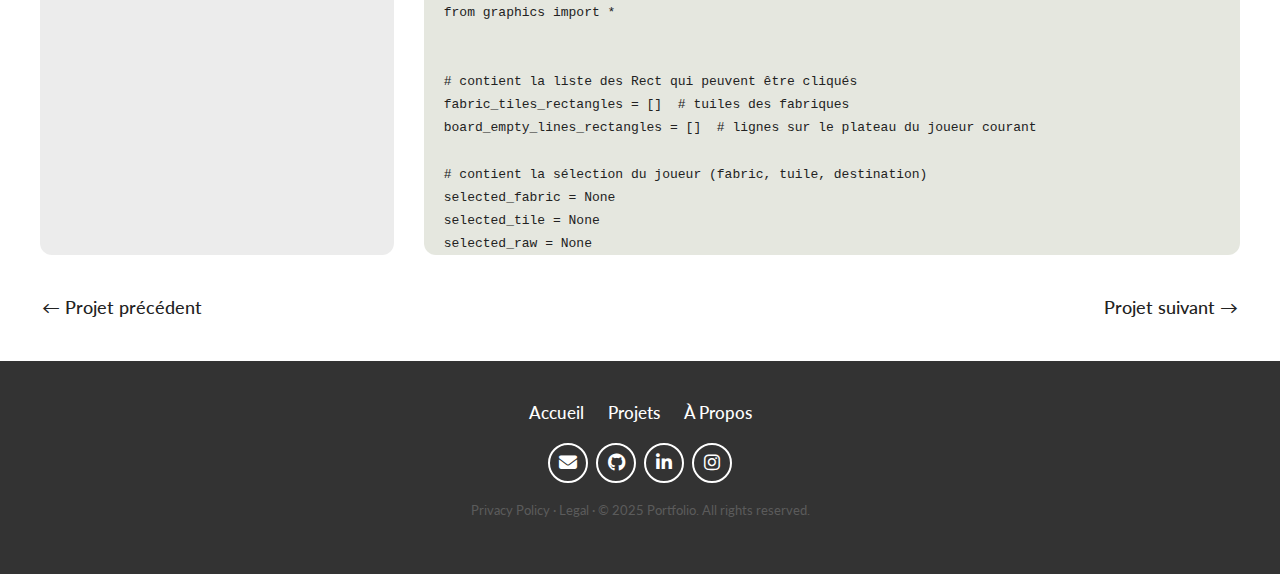
<file: pages/Projets/Azul.html>
<!DOCTYPE html>
<html lang="fr">
  <head>
    <meta charset="UTF-8" />
    <meta name="viewport" content="width=device-width, initial-scale=1.0" />
    <title>Portfolio - Projets</title>
    <link rel="stylesheet" href="../../css/variables.css" />
    <link rel="stylesheet" href="../../css/styles.css" />
    <link rel="stylesheet" href="../../css/Individual_Project.css" />

    <link rel="preconnect" href="https://fonts.googleapis.com" />
    <link rel="preconnect" href="https://fonts.gstatic.com" crossorigin />
    <link
      href="https://fonts.googleapis.com/css2?family=Lato:wght@300;400;700&display=swap"
      rel="stylesheet"
    />
    <link
      rel="stylesheet"
      href="https://cdnjs.cloudflare.com/ajax/libs/font-awesome/6.5.0/css/all.min.css"
    />
  </head>

  <body>
    <input
      type="checkbox"
      id="theme-toggle"
      aria-label="checkbox dark mode"
      hidden
    />

    <!-- Header -->
    <header>
      <h1 class="logo">Portfolio</h1>
      <nav>
        <a href=".././index.html">Accueil</a>
        <a href="../pages_2.html">Projets</a>
        <a href="../pages_3.html">À Propos</a>
      </nav>

      <section class="header-right">
        <a href="../../index.html#contact" class="bouton-contact"
          >Me Contacter</a
        >

        <label for="theme-toggle" class="theme-icon">
          <i class="fas fa-sun"></i>
          <i class="fas fa-moon"></i>
        </label>
      </section>
    </header>

    <main class="Projet-Azul">
      <section class="layout-projet">
        <!-- Bloc Gauche : Explications -->
        <aside class="projet-info">
          <h2>Projet Azul</h2>
          <p>PlaceHolder à remplir</p>
        </aside>

        <!-- Bloc Droit : Code (Duplicable) -->
        <section class="projet-codes">
          <!-- 1er Bloc -->
          <article class="code-block">
            <h3>Constantes</h3>
            <pre><code>
# Elements Collectifs
sac = {}
Tuile_FirstP = [True]
FirstP = [None]
TourN = 0
Fabriques = {}
middle = []
trash = []
PlayerNumber = 3
Score = {}
Banned = []

# Elements Personnels
MotifP1 = []
WallP1 = []
PlancherP1 = {}

MotifP2 = []
WallP2 = []
PlancherP2 = {}

MotifP3 = []
WallP3 = []
PlancherP3 = {}

MotifP4 = []
WallP4 = []
PlancherP4 = {}

#Utilitaire
PointPlancher = {1:-1,2:-1,3:-2,4:-2,5:-2,6:-3,7:-3}
Tuiles = ["BLUE_TILE", "YELLOW_TILE", "RED_TILE", "BLACK_TILE", "GREEN_TILE"]
Tuiles_selec = {1:"BLUE_TILE",2:"YELLOW_TILE",3:"RED_TILE",4:"BLACK_TILE",5:"GREEN_TILE"}
Tuiles_wall = {1:{"BLUE_TILE":1, "YELLOW_TILE":2, "RED_TILE":3, "BLACK_TILE":4, "GREEN_TILE":5},2:{"GREEN_TILE":1, "BLUE_TILE":2, "YELLOW_TILE":3, "RED_TILE":4, "BLACK_TILE":5},3:{"BLACK_TILE":1, "GREEN_TILE":2, "BLUE_TILE":3, "YELLOW_TILE":4, "RED_TILE":5},4:{"RED_TILE":1, "BLACK_TILE":2, "GREEN_TILE":3, "BLUE_TILE":4, "YELLOW_TILE":5},5:{"YELLOW_TILE":1, "RED_TILE":2, "BLACK_TILE":3, "GREEN_TILE":4, "BLUE_TILE":5}}

DWall = {1:WallP1,2:WallP2,3:WallP3,4:WallP4}
DPlancher = {1:PlancherP1,2:PlancherP2,3:PlancherP3,4:PlancherP4}
DMotif = {1:MotifP1,2:MotifP2,3:MotifP3,4:MotifP4}
                </code></pre>
          </article>

          <!-- 2eme Bloc -->
          <article class="code-block">
            <h3>Azul_Engine</h3>
            <pre><code>
# coding: utf-8

from constants import *
from random import randrange


## ----- Init Function ----- ##

def init_game():
    init_sac()
    init_fabriques()
    init_player()

def init_sac():
    for i in Tuiles:
        sac[i]=20

def init_fabriques():
     for i in range(1,2*PlayerNumber+2):
        Fabriques[i]=[]

def init_player():
    for i in range(1,PlayerNumber+1):
        init_motif(i)
        init_wall(i)
        init_score(i)
        init_plancher(i)

def init_motif(p):
    for i in range(1,6):
        (DMotif[p]).append([])
        for j in range(i):
            (DMotif[p])[i-1].append("X")
    
def init_wall(p):
    for i in range(1,6):
        (DWall[p]).append([])
        for j in range(5):
            (DWall[p])[i-1].append("X")

def init_score(p):
    Score[p]=0

def init_plancher(p):
    for i in range(1,8):
        (DPlancher[p])[i]=None




def start_tour():
    FirstP[0]=1
    for i in range(1,2*PlayerNumber+2):
        Fab_refill(i)
    global TourN
    TourN+=1
    print(f"--- \n\n Début du Tour n°{TourN} ! \n")





## ----- Tuiles Function ----- ##
 
def sac_refill():
    for i in range(len(trash)):
        sac[trash[0]]+=1
        trash.remove(trash[0])

def sac_empty():
    s_count = 0
    for k in Tuiles:
        if sac[k]!=0:
            s_count+=1
    if s_count==0 : return True
    else : return False

def Fab_refill(n):
    for j in range(4):
        if sac_empty() : sac_refill()
        if sac_empty() : break
        flag = True
        while flag:
            t = randrange(1,6)
            if sac[Tuiles_selec[t]]!=0:
                Fabriques[n].append((Tuiles_selec[t]))
                sac[Tuiles_selec[t]]-=1
                flag = False

def use_fab(fab, color):
    nb = 0
    for i in range(4):
        if Fabriques[fab][0] == color :
            nb+=1 
        else : middle.append(Fabriques[fab][0])
        Fabriques[fab].remove(Fabriques[fab][0]) 
    return nb

def use_mid(fab, color):
    nb = 0
    j = 0
    for i in range(len(middle)):
        if middle[j]==color:
            nb+=1
            middle.remove(middle[j])
        else: j+=1
    return nb

def tuile_place(p, c_tuile, nb, l_motif):
    if l_motif == -1:
        count = nb
        for i in range(nb):
            # ajoute les tuiles dans le plancher
            for j in range(1,8):
                if (DPlancher[p])[j] is None:
                    (DPlancher[p])[j] = c_tuile
                    count -= 1
                    break
        return count
    count = nb
    for i in range(len((DMotif[p])[l_motif-1])):
        if count > 0 and (DMotif[p])[l_motif-1][i] == "X":
            (DMotif[p])[l_motif-1][i] = c_tuile
            count-=1
    # les tuiles restantes vont dans le plancher
    for i in range(count):
        for j in range(1,8):
            if (DPlancher[p])[j] is None:
                (DPlancher[p])[j] = c_tuile
                break
    return 0




## ----- Count Function (~Score) ----- ##

def plancher_count(p, First_P=False):
    if First_P:
        for i in (DPlancher[p]):
            if (DPlancher[p])[i] is None:
                (DPlancher[p])[i] = "Tuile_FirstP"
                break

def add_score(p, P_horizontal, P_vertical): #3;1
    Score_h = 0; Score_v = 0
    H = check_score_h(p, P_vertical)
    V = check_score_v(p, P_horizontal)
    Score_h += count_consecutive(H, P_horizontal)
    Score_v += count_consecutive(V, P_vertical)

    if Score_h == 1 and Score_v == 1:
        Score[p] += 1
    else:
        if Score_h > 1:
            Score[p] += Score_h
        if Score_v > 1:
            Score[p] += Score_v

def count_consecutive(L, index):
    count = 1 
    if L[index-1] != "O":
        return 0
    
    i = index - 2
    while i >= 0 and L[i] == "O":
        count += 1;i -= 1
    i = index
    while i &lt; len(L) and L[i] == "O":
        count += 1; i += 1

    return count

def add_plancher(p):
    for i in (DPlancher[p]):
        if (DPlancher[p])[i] == "O":
            Score[p] += PointPlancher[i]
            
        if (DPlancher[p])[i] == "P":
            Score[p] += PointPlancher[i]
            global FirstP, Tuile_FirstP
            FirstP[0] = p
            Tuile_FirstP[0] = True
    init_plancher(p)      





## ----- Check Function ----- ##

def check_move(fab, c_tuile):
    temp = []
    for i in range(1,PlayerNumber*2+2):
        temp.append(i)
    temp.append(-1)
    if fab >= 0 :
        if fab in temp and c_tuile in Tuiles and c_tuile in Fabriques[fab]:
            return False
    else: 
        if fab in temp and c_tuile in Tuiles and c_tuile in middle:
            return False
    return True

def check_placement(p, l_motif, color):
    if l_motif == -1:
        return False
    if (DWall[p])[l_motif-1][(Tuiles_wall[l_motif][color])-1]=="O":
        return True
    if (DMotif[p])[l_motif-1][0] != "X" and (DMotif[p])[l_motif-1][0] != color :
        return True
    return (is_motif_full(p, l_motif-1))
    
def is_tour_finished():
    not_empty_count = 0
    for fab in Fabriques:
        if Fabriques[fab] != []:
            not_empty_count+=1
    if middle != [] : not_empty_count+=1
    if not_empty_count==0 : return True
    return False

def is_motif_full(p,l):
    count = 0
    for i in (DMotif[p])[l]:
        if i != "X" :
            count +=1
    if count == len((DMotif[p])[l]) :
        return True
    return False  

def l_motif_full(p,l, color):
    (DWall[p])[l][(Tuiles_wall[l+1][color])-1] = "O"
    for j in range(l+1):
        (DMotif[p])[l][j]="X"
    for j in range(l):
        trash.append(color)

def check_score_h(p, P_v):
    L = []
    for i in range(5):
        L.append((DWall[p])[P_v-1][i])
    return L

def check_score_v(p, P_h):
    L = []
    for i in range(5):
        L.append((DWall[p])[i][P_h-1])
    return L

def is_game_finished():
    for player in range(1,PlayerNumber+1):
        for ligne in range(5):
            if is_wall_full(player,ligne):
                return True
    return False

def is_wall_full(p,l):
    count = 0
    for i in (DWall[p])[l]:
        if i == "O" :
            count +=1
    if count == len((DWall[p])[l]) :
        return True
    return False 

def is_column_wall_full(p,l):
    count = 0
    for i in range(5):
        if (DWall[p])[i][l] == "O" :
            count +=1
    if count == 5 :
        return True
    return False 

def is_all_color(p,n):
    couleur = Tuiles_selec[n+1]
    count = 0
    for ligne, couleurs in Tuiles_wall.items():
        col = couleurs[couleur]
        if (DWall[p])[ligne-1][col-1] == "O":
            count += 1
    return count == 5

def bonus_score(p):
    for num in range(5):
        if is_wall_full(p, num): Score[p]+=2
        if is_column_wall_full(p, num): Score[p]+=7
        if is_all_color(p, num): Score[p]+=10






def end_tour():
    for player in range(1,PlayerNumber+1):
        for ligne in range(5):
            if is_motif_full(player,ligne):
                color = (DMotif[player])[ligne][0]
                l_motif_full(player,ligne, color) 
                add_score(player, P_horizontal=(Tuiles_wall[ligne+1][color]), P_vertical=ligne+1)
        add_plancher(player)
        if Score[player] &lt; 0:
            Score[player]=0
                </code></pre>
          </article>

          <!-- 3eme Bloc -->
          <article class="code-block">
            <h3>Partie Graphique</h3>
            <pre><code>
# coding: utf-8

import pygame
import math
from constants import *
import os

TILES_IMG = {
    "YELLOW_TILE": pygame.image.load(os.path.join("assets", "tile_y.png")),
    "RED_TILE": pygame.image.load(os.path.join("assets", "tile_r.png")),
    "GREEN_TILE": pygame.image.load(os.path.join("assets", "tile_g.png")),
    "BLUE_TILE": pygame.image.load(os.path.join("assets", "tile_b.png")),
    "BLACK_TILE": pygame.image.load(os.path.join("assets", "tile_0.png")),
    "PLAYER_ONE_TILE": pygame.image.load(os.path.join("assets", "number-1.png")),
}
CHEVRON_IMG = pygame.image.load(os.path.join("assets", "chevron.png"))
CIRCLE_IMG = pygame.image.load(os.path.join("assets", "circle.png"))
OK_IMAGE = pygame.image.load(os.path.join("assets", "ok-button.png"))

WHITE = (255, 255, 255)
RED = (255, 0, 0)
GRAY = (200, 200, 200)
LIGHTGRAY = (240, 240, 240)

WIDTH, HEIGHT = 1200, 800

BD_FRAME_WIDTH = 500
BD_FRAME_HEIGHT = 330
BD_TEXT_MARGIN = 20
BD_INNER_MARGIN = 50
BD_SCORE_OFFSET = 400

TILE_W = 32
TILE_H = 32
TILE_SPACING = 6


def create_main_window():
    """Création de la fenêtre et initialisation des éléments nécessaires"""
    global WIN, FONT, SMALLFONT
    pygame.font.init()
    FONT = pygame.font.SysFont(None, 24)
    SMALLFONT = pygame.font.SysFont(None, 16)
    WIN = pygame.display.set_mode((WIDTH, HEIGHT))


def clear_window():
    WIN.fill(WHITE)


def drawboard_player_name(player, x, y):
    """Affiche le nom du joueur passé en paramètre"""
    player_img = FONT.render("Player " + str(player), True, (0, 0, 0))
    WIN.blit(player_img, (x + BD_TEXT_MARGIN, y + BD_TEXT_MARGIN))


def drawboard_score(score, x, y):
    """Affiche le score passé en paramètre"""
    pass


def drawboard_frame(bold, x, y):
    """Dessine un cadre autour du plateau d'un joueur"""
    if bold:
        width = 6
        color = GRAY
    else:
        width = 1
        color = LIGHTGRAY
    pygame.draw.rect(WIN, color, (x, y, BD_FRAME_WIDTH, BD_FRAME_HEIGHT), width, 3)


def draw_empty_tile(x, y):
    """Dessine un cadre délimitant l'emplacement possible d'une tuile.
    (utile pour les lignes du plateau ainsi que la ligne plancher).
    Retourne le Rect correspondant à la zone occupée. """
    return pygame.draw.rect(WIN, GRAY, (x, y, TILE_W, TILE_H), 1, 2)


def draw_empty_tiles(nb_tiles, x, y, selectable=True):
    """Dessine un ensemble d'emplacements vides. 
    Le paramètre selectable indique si les emplacements peuvent être selectionnables.
    Retourne les Rect correspondants"""
    line = []
    hover = False
    for j in range(nb_tiles):
        rect = draw_empty_tile(
            x + j * (TILE_W + TILE_SPACING), y
        )
        line.append(rect)
        if (selectable and rect.collidepoint(pygame.mouse.get_pos())):
            hover = True
    if hover:
        for rect in line:
            draw_outline_box(rect)
    return line


def draw_small_text(txt, x, y):
    txt_img = SMALLFONT.render(str(txt), True, (0, 0, 0))
    WIN.blit(txt_img, (x, y))
    

def draw_tile(tile, x, y, alpha=255):
    """Dessine une tuile dont le type est passée en paramètre.
    Le paramètre alpha indique le niveau de transparence de la tuile. 
    Retourne un Rect correspondant à la zone occupée par la tuile dessinée."""
    tile_img = TILES_IMG[tile]
    if alpha &lt; 255:
        tile_img = tile_img.convert_alpha()
        tile_img.set_alpha(alpha)
    return WIN.blit(tile_img, (x, y))


def draw_tiles(tiles, x, y, spacing=TILE_SPACING, inline=False, selectable=False):
    """Dessine un ensemble de tuiles en ligne (inline=True),
    ou en grille (inline=False).
    Le paramètre selectable indique si les tuiles peuvent être selectionnables. 
    Retourne une liste de Rect correspondant aux zones occupées par les tuiles."""
    hover = []
    rectangles = []
    if inline:
        nb_cols = len(tiles)
    else:
        nb_cols = int(math.sqrt(len(tiles)))
    for i, tile in enumerate(tiles):
        x_offset = (TILE_W + spacing) * (i % nb_cols) 
        y_offset = (TILE_H + spacing) * (i // nb_cols) 
        rect = draw_tile(tile, x + x_offset, y + y_offset)
        rectangles.append(rect)
        if selectable:
            if rect.collidepoint(pygame.mouse.get_pos()) or tile in hover:
                if tile not in hover:
                    hover.append(tile)
                for i, rect in enumerate(rectangles):
                    if tiles[i] == tile or tiles[i] == PLAYER_ONE_TILE:
                        draw_outline_box(rect)
            
    return rectangles


def draw_chevron(x, y):
    """Dessine un chevron (utilisé sur le plateau)."""
    WIN.blit(CHEVRON_IMG, (x, y))


def draw_fabrik(tiles, x, y, draw_circle=True):
    """Dessine une fabrique à l'emplacement indiqué.
    Dessine un cercle si draw_circle=True.
    Retourne la liste des rectangles des tuiles dessinées."""
    if draw_circle:
        CIRCLE_IMG.set_alpha(100)
        WIN.blit(CIRCLE_IMG, (x - 56, y - 56))

    if len(tiles) > 0:
        return draw_tiles(
            tiles, x, y, spacing=13, inline=False, selectable=True
        )
    else:
        return []


def draw_outline_box(rectangle):
    """Dessine un cadre rouge autour du rectangle passé en paramètre.
    Peut être utilisé pour montrer le survol d'une tuile par la souris."""
    pygame.draw.rect(
        WIN,
        RED,
        (
            rectangle.topleft[0] - 2,
            rectangle.topleft[1] - 2,
            rectangle.width + 4,
            rectangle.height + 4,
        ),
        3,
        2,
    )


def show_popup_dialog(message):
    """Affiche une fenetre popup affichant le message passé en paramètre.
    La popup disparait après avoir cliqué sur OK"""
    font = pygame.font.SysFont(None, 24) 
    text_image = font.render(message, True, (0, 0, 0))
    text_rect = text_image.get_rect(center=WIN.get_rect().center)
    box_rect = text_rect.inflate(60, 110).move(0, 30)

    running = True
    while running:
        pygame.draw.rect(WIN, LIGHTGRAY, box_rect)
        pygame.draw.rect(WIN, GRAY, box_rect, 3, 2)
        WIN.blit(text_image, text_rect)
        button = WIN.blit(
            OK_IMAGE,
            (
                text_rect.centerx - OK_IMAGE.get_width() / 2,
                text_rect.centery + text_rect.height,
            ),
        )

        pygame.display.update()
        for event in pygame.event.get():
            if event.type == pygame.MOUSEBUTTONDOWN and button.collidepoint(event.pos):
                running = False
                </code></pre>
          </article>

          <!-- 4eme Bloc -->
          <article class="code-block">
            <h3>Main Program</h3>
            <pre><code>
# coding: utf-8

from azul_engine import *
from graphics import *


# contient la liste des Rect qui peuvent être cliqués
fabric_tiles_rectangles = []  # tuiles des fabriques
board_empty_lines_rectangles = []  # lignes sur le plateau du joueur courant

# contient la sélection du joueur (fabric, tuile, destination)
selected_fabric = None
selected_tile = None
selected_raw = None


def drawboard_raws(player, x, y):
    """Dessine les lignes sur lesquelles le joueur peut construire."""
    empty_board_raws = []
    for i in range(BOARD_SIZE):
        # les emplacements libres sur la ligne
        empty_line = []
        if i >= len(boards[player][i]):
            nb_empty = i - len(boards[player][i]) + 1
            pos_x = x + BD_INNER_MARGIN + (BOARD_SIZE - i - 1) * (TILE_W + TILE_SPACING)
            pos_y = y + BD_INNER_MARGIN + i * (TILE_H + TILE_SPACING)
            selectable = player == current_player and selected_tile != -1
            empty_line = draw_empty_tiles(nb_empty, pos_x, pos_y, selectable)
        empty_board_raws.append(empty_line)

        # les tuiles déjà posés sur la ligne
        pos_x = (
            x
            + BD_INNER_MARGIN
            + (BOARD_SIZE - len(boards[player][i])) * (TILE_W + TILE_SPACING)
        )
        pos_y = y + BD_INNER_MARGIN + i * (TILE_H + TILE_SPACING)
        draw_tiles(boards[player][i], pos_x, pos_y, inline=True, selectable=False)

        # le chevron
        pos_x = x + BD_INNER_MARGIN + (BOARD_SIZE) * (TILE_W + TILE_SPACING)
        pos_y = y + BD_INNER_MARGIN + i * (TILE_H + TILE_SPACING)
        draw_chevron(pos_x, pos_y)
    return empty_board_raws


def drawboard_wall(player, x, y):
    """Dessine le mur du joueur passé en paramètre"""
    for i in range(BOARD_SIZE):
        for j in range(BOARD_SIZE):
            if walls[player][i][j] == -1:
                alpha = 255
            else:
                alpha = 35
            tile = wall_matrix[i][j]
            pos_x = x + BD_INNER_MARGIN + (BOARD_SIZE + j + 1) * (TILE_W + TILE_SPACING)
            pos_y = y + BD_INNER_MARGIN + i * (TILE_H + TILE_SPACING)
            draw_tile(tile, pos_x, pos_y, alpha)


def drawboard_floor(player, x, y):
    """Dessine la ligne plancher du joueur."""
    empty_line = []
    hover = False
    # les cases déjà occupées
    nb_floor_tiles = min(len(PENALTIES), len(floors[player]))
    pos_x = x + BD_INNER_MARGIN
    pos_y = y + BD_INNER_MARGIN + (BOARD_SIZE + 1) * (TILE_H + TILE_SPACING)
    draw_tiles(floors[player][:nb_floor_tiles], pos_x, pos_y, inline=True)

    # les emplacements restants
    nb_empty_tiles = len(PENALTIES) - nb_floor_tiles
    pos_x = x + BD_INNER_MARGIN + nb_floor_tiles * (TILE_W + TILE_SPACING)
    selectable = player == current_player and selected_tile != -1
    empty_line = draw_empty_tiles(nb_empty_tiles, pos_x, pos_y, selectable)
    return empty_line


def draw_board(x, y, player):
    """Dessine le plateau d'un joueur."""
    drawboard_frame(player == current_player, x, y)
    drawboard_player_name(player, x, y)
    drawboard_score(scores[player], x, y)

    empty_board_raws = drawboard_raws(player, x, y)
    empty_floor = drawboard_floor(player, x, y)
    empty_board_raws.append(empty_floor)
    if player == current_player:
        board_empty_lines_rectangles.extend(empty_board_raws)

    drawboard_wall(player, x, y)


def draw_window():
    """Redessine toute la fenêtre de jeu."""

    # On nettoie les liste de Rect
    fabric_tiles_rectangles.clear()
    board_empty_lines_rectangles.clear()

    # On nettoie la fenêtre
    clear_window()

    # Dessine les fabriques et les tuiles :
    fabric_tiles_rectangles.append(draw_fabrik(fabrics[0], 230, 100))
    fabric_tiles_rectangles.append(draw_fabrik(fabrics[1], 80, 250))
    fabric_tiles_rectangles.append(draw_fabrik(fabrics[2], 430, 230))
    fabric_tiles_rectangles.append(draw_fabrik(fabrics[3], 110, 450))
    fabric_tiles_rectangles.append(draw_fabrik(fabrics[4], 370, 420))
    
    # Dessine le centre de la table:
    fabric_tiles_rectangles.append(draw_fabrik(fabrics[-1], 230, 250, False))

    # Dessine les plateaux des joueurs:
    draw_board(650, 70, 0)
    draw_board(650, 420, 1)

    # Indique à l'API pygame que l'affichage a été mis à jour
    pygame.display.update()


def get_fabric_tile_on(x, y):
    """Retourne le numéro de fabrique et la tuile correspondant
    aux coordonnées passées en paramètre.
    Permet de savoir sur quelle tuile on a cliqué.
    Sinon, retourne la fabrique et la tuile sélectionnées auparavant"""
    for i, fabric in enumerate(fabric_tiles_rectangles):
        for j, rect in enumerate(fabric):
            if rect.collidepoint((x, y)):
                return i, fabrics[i][j]
    return selected_fabric, selected_tile


def get_empty_line_on(x, y):
    """Retourne le numéro de ligne du plateau correspondant
    aux coordonnées passées en paramètre.
    Permet de savoir sur quelle ligne on a cliqué."""
    for i, raw in enumerate(board_empty_lines_rectangles):
        for j, rect in enumerate(raw):
            if rect.collidepoint((x, y)):
                return i
    return selected_raw


def main():
    global current_player, selected_fabric, selected_tile

    create_main_window()
    init_game()

    while not is_game_finished():
        start_tour()
        current_player = get_first_player()
        draw_window()
        show_popup_dialog("Début du tour : joueur " + str(current_player))

        while not is_tour_finished():
            for event in pygame.event.get():
                if event.type == pygame.QUIT:
                    pygame.quit()

                if event.type == pygame.MOUSEBUTTONDOWN:
                    # si on détecte un clic: chercher sur quel Rect on a cliqué
                    # => ce qui nous permet de récupérer la tuile, et la fabrique correspondant
                    selected_fabric, selected_tile = get_fabric_tile_on(
                        event.pos[0], event.pos[1]
                    )

                    # ensuite, si une tuile a déjà été sélectionnée,
                    # chercher sur quelle ligne du plateau on a cliqué.
                    if selected_fabric != None:
                        dest_raw = get_empty_line_on(event.pos[0], event.pos[1])

                        # quand on a les 3 infos et que le coup est possible,
                        # on peut jouer le coup et passer au joueur suivant.
                        if check_tile(current_player, selected_tile, dest_raw):
                            play(
                                current_player,
                                selected_fabric,
                                selected_tile,
                                dest_raw,
                            )
                            selected_fabric = None
                            selected_tile = None
                            dest_raw = None
                            draw_window()
                            current_player = (current_player + 1) % len(boards)

            draw_window()

        end_tour()
        draw_window()
    compute_final_scores()

    show_popup_dialog(
        "Partie terminée ! joueur 0: "
        + str(scores[0])
        + " / joueur 1: "
        + str(scores[1])
    )
    pygame.quit()


if __name__ == "__main__":
    main()
                </code></pre>
          </article>
        </section>
      </section>

      <!-- Naviguation entre Projet -->
      <nav class="project-nav-min2">
        <a href="Motus.html" class="arrow-min">← Projet précédent</a>
        <a href="Discord_Bot.html" class="arrow-min">Projet suivant →</a>
      </nav>
    </main>

    <!-- Footer -->
    <footer>
      <nav class="footer-links">
        <a href="../../index.html">Accueil</a>
        <a href="../pages_2.html">Projets</a>
        <a href="../pages_3.html">À Propos</a>
      </nav>

      <!-- Réseaux Sociaux -->
      <section class="socials">
        <a href="mailto:tonmailpro@domaine.com" aria-label="Envoyer un Mail">
          <i class="fas fa-envelope"></i
        ></a>
        <a
          href="https://github.com/AL-201"
          target="_blank"
          aria-label="Compte Github"
        >
          <i class="fab fa-github"></i
        ></a>
        <a
          href="https://linkedin.com"
          target="_blank"
          aria-label="Page Linkedin"
        >
          <i class="fab fa-linkedin-in"></i
        ></a>
        <a
          href="https://instagram.com"
          target="_blank"
          aria-label="Page Instagram"
        >
          <i class="fab fa-instagram"></i
        ></a>
      </section>

      <p class="credits">
        Privacy Policy · Legal · © 2025 Portfolio. All rights reserved.
      </p>
    </footer>
  </body>
</html>
</file>
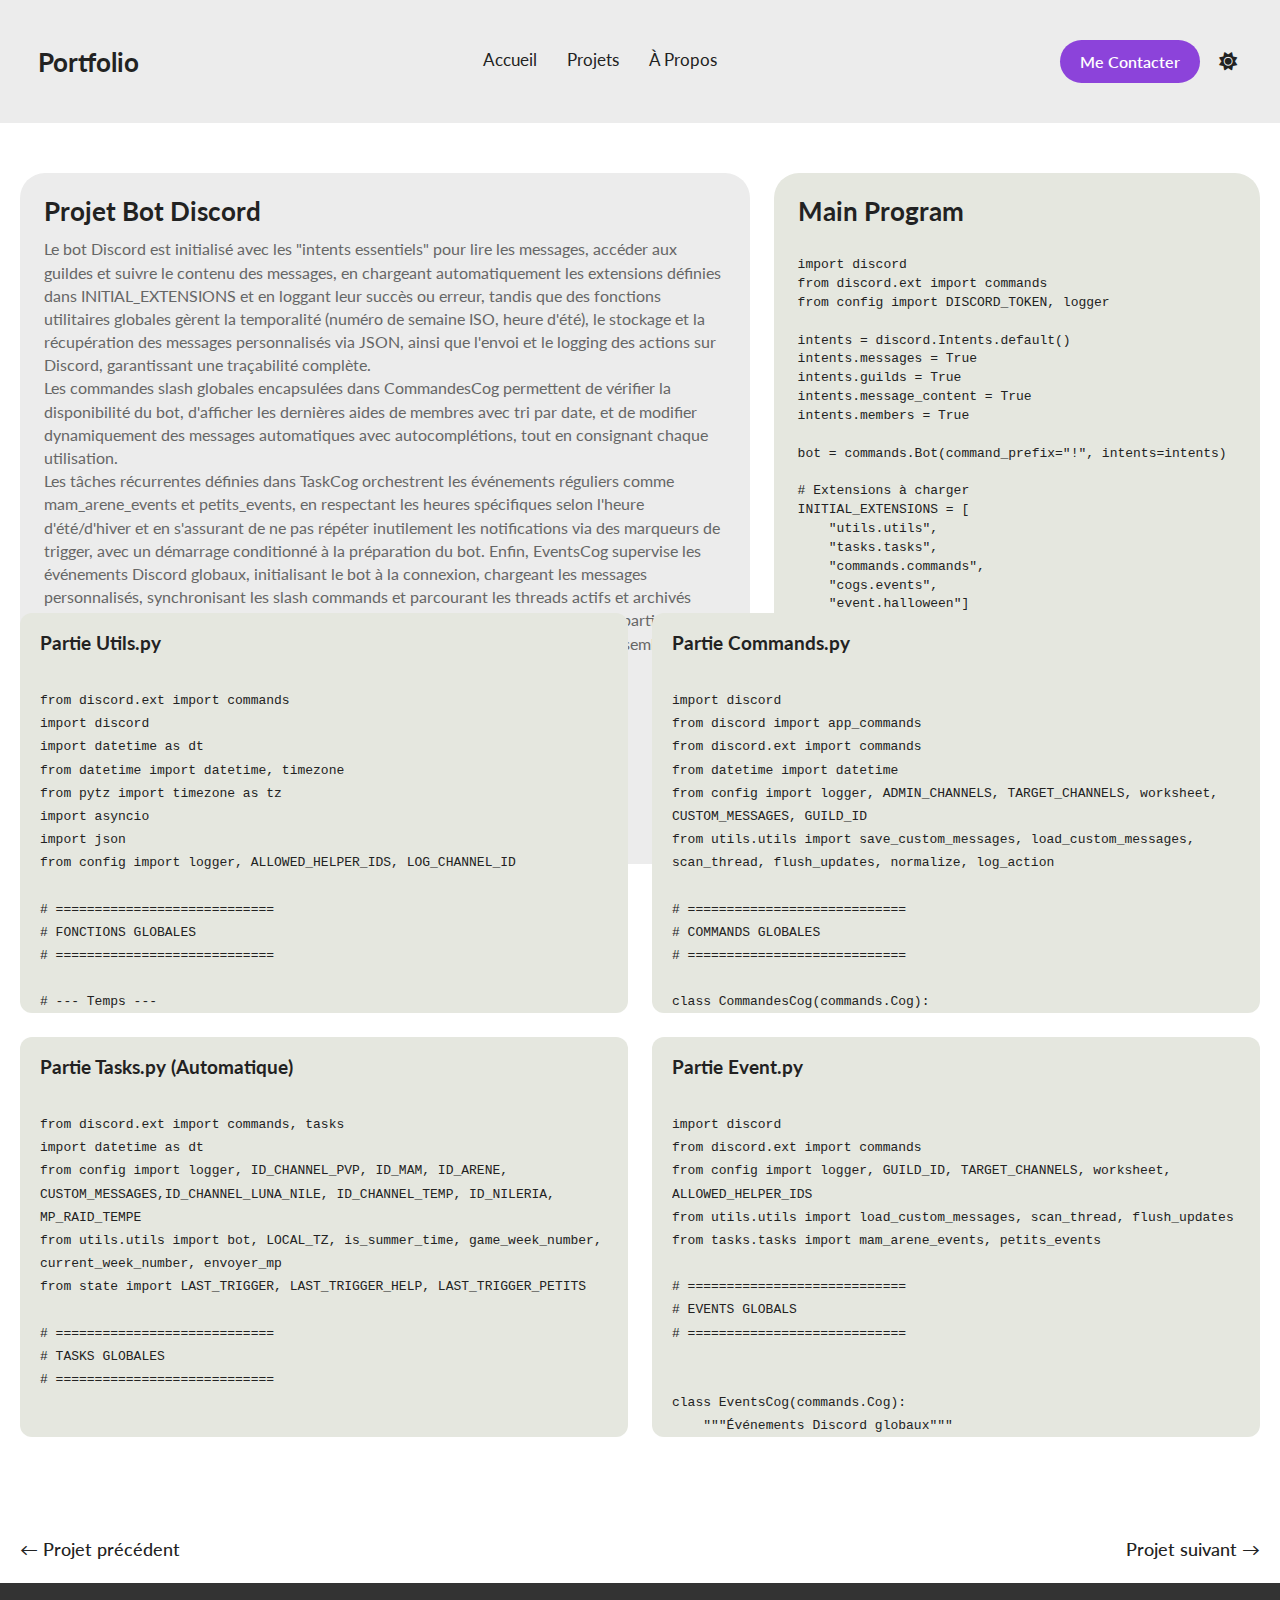
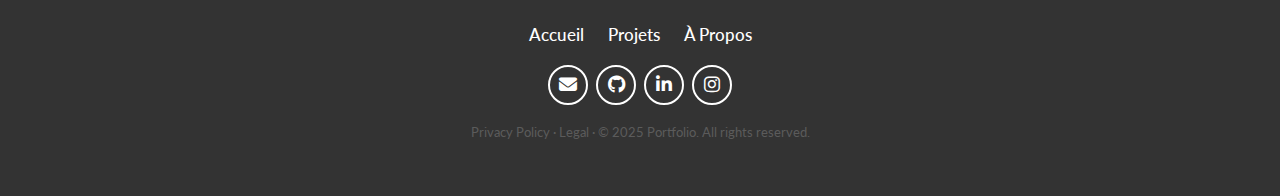
<file: pages/Projets/Discord_Bot.html>
<!DOCTYPE html>
<html lang="fr">
  <head>
    <meta charset="UTF-8" />
    <meta name="viewport" content="width=device-width, initial-scale=1.0" />
    <title>Portfolio - Projets</title>
    <link rel="stylesheet" href="../../css/variables.css" />
    <link rel="stylesheet" href="../../css/styles.css" />
    <link rel="stylesheet" href="../../css/Individual_Project.css" />

    <link rel="preconnect" href="https://fonts.googleapis.com" />
    <link rel="preconnect" href="https://fonts.gstatic.com" crossorigin />
    <link
      href="https://fonts.googleapis.com/css2?family=Lato:wght@300;400;700&display=swap"
      rel="stylesheet"
    />
    <link
      rel="stylesheet"
      href="https://cdnjs.cloudflare.com/ajax/libs/font-awesome/6.5.0/css/all.min.css"
    />
  </head>

  <body>
    <input
      type="checkbox"
      id="theme-toggle"
      aria-label="checkbox dark mode"
      hidden
    />

    <!-- Header -->
    <header>
      <h1 class="logo">Portfolio</h1>
      <nav>
        <a href="../../index.html">Accueil</a>
        <a href="../pages_2.html">Projets</a>
        <a href="../pages_3.html">À Propos</a>
      </nav>

      <section class="header-right">
        <a href="../../index.html#contact" class="bouton-contact"
          >Me Contacter</a
        >

        <label for="theme-toggle" class="theme-icon">
          <i class="fas fa-sun"></i>
          <i class="fas fa-moon"></i>
        </label>
      </section>
    </header>

    <main class="project-layout-special">
      <!-- Ligne supérieure -->
      <section class="top-row">
        <section class="project-info-large">
          <h2>Projet Bot Discord</h2>
          <p>
            Le bot Discord est initialisé avec les "intents essentiels" pour lire les messages, 
            accéder aux guildes et suivre le contenu des messages, en chargeant automatiquement 
            les extensions définies dans INITIAL_EXTENSIONS et en loggant leur succès ou erreur, 
            tandis que des fonctions utilitaires globales gèrent la temporalité (numéro de semaine 
            ISO, heure d'été), le stockage et la récupération des messages personnalisés via JSON, 
            ainsi que l'envoi et le logging des actions sur Discord, garantissant une traçabilité 
            complète.<br>
            Les commandes slash globales encapsulées dans CommandesCog permettent de vérifier la 
            disponibilité du bot, d'afficher les dernières aides de membres avec tri par date, et 
            de modifier dynamiquement des messages automatiques avec autocomplétions, tout en 
            consignant chaque utilisation.<br>
            Les tâches récurrentes définies dans TaskCog orchestrent les événements réguliers comme 
            mam_arene_events et petits_events, en respectant les heures spécifiques selon l'heure 
            d'été/d'hiver et en s'assurant de ne pas répéter inutilement les notifications via des 
            marqueurs de trigger, avec un démarrage conditionné à la préparation du bot.
            Enfin, EventsCog supervise les événements Discord globaux, initialisant le bot à la 
            connexion, chargeant les messages personnalisés, synchronisant les slash commands et 
            parcourant les threads actifs et archivés pour appliquer les mises à jour, tout en filtrant 
            les messages pour n'agir que sur les participants autorisés, garantissant ainsi une logique 
            centralisée, cohérente et robuste pour l'ensemble du système de gestion, de commandes et 
            d'événements du bot.</p>
        </section>

        <section class="project-main-code">
          <h2>Main Program</h2>
          <pre><code>
import discord
from discord.ext import commands
from config import DISCORD_TOKEN, logger

intents = discord.Intents.default()
intents.messages = True
intents.guilds = True
intents.message_content = True
intents.members = True

bot = commands.Bot(command_prefix="!", intents=intents)

# Extensions à charger
INITIAL_EXTENSIONS = [
    "utils.utils",
    "tasks.tasks",
    "commands.commands",
    "cogs.events",
    "event.halloween"]

for ext in INITIAL_EXTENSIONS:
    try:
        bot.load_extension(ext)
        logger.info(f"[COG] {ext} chargé avec succès.")
    except Exception as e:
        logger.error(f"[COG] Erreur au chargement de {ext}: {e}")

if __name__ == "__main__":
    bot.run(DISCORD_TOKEN)
            </code></pre>
        </section>
      </section>

      <!-- Grille 4 blocs -->
      <section class="code-grid">
        <!-- 1er Bloc -->
        <section class="code-block">
          <h3>Partie Utils.py</h3>
          <pre><code>
from discord.ext import commands
import discord
import datetime as dt
from datetime import datetime, timezone
from pytz import timezone as tz
import asyncio
import json
from config import logger, ALLOWED_HELPER_IDS, LOG_CHANNEL_ID

# ============================
# FONCTIONS GLOBALES
# ============================

# --- Temps ---
def is_summer_time(now: datetime) -> bool:
    """Retourne True si heure d'été, False si heure d'hiver."""
    return now.astimezone(LOCAL_TZ).dst() != dt.timedelta(0)

def current_week_number() -> int:
    """Retourne le numéro de semaine ISO (1 à 52)."""
    return dt.date.today().isocalendar().week

def game_week_number(reference_day=3) -> int:
    """Retourne le numéro de semaine adapté au jeu."""
    today = dt.date.today()
    weekday = today.weekday()  # 0=lundi, 1=mardi, ..., 6=dimanche

    iso_week = today.isocalendar().week

    # Si on est avant le jeudi → on rattache encore au numéro de semaine précédent
    if weekday &lt; reference_day:
        iso_week -= 1

    return iso_week


# --- Messages ---
def load_custom_messages():
    global CUSTOM_MESSAGES
    try:
        with open("messages.json", "r", encoding="utf-8") as f:
            CUSTOM_MESSAGES = json.load(f)
            logger.info(f"[Load] : Messages Customs Load")
    except FileNotFoundError:
        pass
    return CUSTOM_MESSAGES

def save_custom_messages():
    with open("messages.json", "w", encoding="utf-8") as f:
        json.dump(CUSTOM_MESSAGES, f, ensure_ascii=False, indent=2)
        logger.info(f"[Save] : Messages Customs Save")


# --- Discord ---
async def log_action(user, command_name):
    """Log toute commande utilisée"""
    log_channel = bot.get_channel(LOG_CHANNEL_ID)
    if log_channel:
        now = datetime.now(LOCAL_TZ).strftime("%d/%m/%Y %H:%M:%S")
        await log_channel.send(f"__{user}__ a utilisé **/{command_name}** le {now}")


async def envoyer_mp(id_user, message):
    user = await bot.fetch_user(id_user)
    await user.send(message)
            </code></pre>
        </section>

        <!-- 2eme Bloc -->
        <section class="code-block">
          <h3>Partie Commands.py</h3>
          <pre><code>
import discord
from discord import app_commands
from discord.ext import commands
from datetime import datetime
from config import logger, ADMIN_CHANNELS, TARGET_CHANNELS, worksheet, CUSTOM_MESSAGES, GUILD_ID
from utils.utils import save_custom_messages, load_custom_messages, scan_thread, flush_updates, normalize, log_action

# ============================
# COMMANDS GLOBALES
# ============================

class CommandesCog(commands.Cog):
    """Commandes slash (admin, info, messages)"""

    def __init__(self, bot):
        self.bot = bot
    
    @app_commands.command(name="check", description="Vérifie si le bot est en vie", guild=discord.Object(id=GUILD_ID))
    async def check(self, interaction: discord.Interaction):
        await interaction.response.send_message("✅ Le bot est branché !", ephemeral=True)
        await log_action(interaction.user.display_name, "check")


    @app_commands.command(name="last", description="Affiche la dernière aide d'un membre ou le top 5", guild=discord.Object(id=GUILD_ID))
    async def last(self, interaction: discord.Interaction, member_name: str = None):
        records = worksheet.get_all_records()
        if member_name:
            for row in records:
                if normalize(row['Nom']) == normalize(member_name):
                    await interaction.response.send_message(
                        (f"- 📌  {row.get('Nom')} → a été aidé par {row['Helper']}, le {row['Date']}"))
                    await log_action(interaction.user.display_name, f"last ({member_name})")
                    return
            await interaction.response.send_message(f"Aucune donnée trouvée pour {member_name}.")
        else:
            results = []
            for row in records:
                name = str(row.get("Nom"))
                date_str = row.get("Date")
                try:
                    date_obj = datetime.strptime(date_str, "%d/%m/%Y %H:%M:%S")
                    results.append((name, row.get("Helper"), date_obj))
                except:
                    continue

            results.sort(key=lambda x: x[2])
            top5 = results[:5]
            if not top5:
                await interaction.response.send_message("❌ Aucune donnée disponible.")
                return

            msg_lines = ["📋 **Les 5 personnes ayant la plus ancienne aide** :\n"]
            for name, helper, date_obj in top5:
                msg_lines.append(f"• **{name}** → par **{helper}** le __{date_obj.strftime('%d/%m/%Y %H:%M:%S')}__")

            await interaction.response.send_message("\n".join(msg_lines))
        await log_action(interaction.user.display_name, "last")


    @app_commands.command(name="new_message", description="Modifier un message automatique", guild=discord.Object(id=GUILD_ID))
    @app_commands.describe(key="Clé du message",text="Nouveau message")
    async def new_message(self, interaction: discord.Interaction, key: str, text: str):
        if key not in CUSTOM_MESSAGES:
            await interaction.response.send_message(
                f"❌ Clé invalide. Choisissez parmi : {', '.join(CUSTOM_MESSAGES.keys())}",
                ephemeral=True
            )
            return

        CUSTOM_MESSAGES[key] = text
        save_custom_messages()
        await interaction.response.send_message(f"✅ Message `{key}` modifié avec succès !", ephemeral=True)

    @new_message.autocomplete("key")
    async def new_message_autocomplete(self, interaction: discord.Interaction,current: str) -> list[app_commands.Choice[str]]:
        return [
            app_commands.Choice(name=k, value=k)
            for k in CUSTOM_MESSAGES.keys()
            if current.lower() in k.lower()
        ][:25]
    

async def setup(bot):
    await bot.add_cog(CommandesCog(bot))
            </code></pre>
        </section>

        <!-- 3eme Bloc -->
        <section class="code-block">
          <h3>Partie Tasks.py (Automatique)</h3>
          <pre><code>
from discord.ext import commands, tasks
import datetime as dt
from config import logger, ID_CHANNEL_PVP, ID_MAM, ID_ARENE, CUSTOM_MESSAGES,ID_CHANNEL_LUNA_NILE, ID_CHANNEL_TEMP, ID_NILERIA, MP_RAID_TEMPE
from utils.utils import bot, LOCAL_TZ, is_summer_time, game_week_number, current_week_number, envoyer_mp
from state import LAST_TRIGGER, LAST_TRIGGER_HELP, LAST_TRIGGER_PETITS

# ============================
# TASKS GLOBALES
# ============================


class TaskCog(commands.Cog):
    """Boucles principales (mam_arene, petits events...)"""

    def __init__(self, bot):
        self.bot = bot
        self.mam_arene_events.start()
        self.petits_events.start()
        logger.info("Tâches périodiques initialisées.")


    @tasks.loop(seconds=60)
    async def mam_arene_events(self):
        now = dt.datetime.now(LOCAL_TZ)
        week = current_week_number()

        # --- Paramètres ---
        target_mam_hours = [12, 19] if not is_summer_time(now) else [13, 20]
        target_arene_hours = [13, 20] if not is_summer_time(now) else [14, 21]
        window_minutes = 5   # tolérance

        def should_trigger(event_key, target_hour):
            """Vérifie si on est dans la bonne fenêtre et si pas déjà exécuté."""
            window_start = dt.time(hour=target_hour, minute=0)
            window_end   = dt.time(hour=target_hour, minute=window_minutes)
            in_window = window_start &lt;= now.time() &lt;= window_end
            already_sent = LAST_TRIGGER.get(event_key) == now.date()
            return in_window and not already_sent

        channel = bot.get_channel(ID_CHANNEL_PVP)
        if not channel:
            logger.warning(f"[MAM/ARENE] Salon {ID_CHANNEL_PVP} introuvable")
            return

        # --- Cas MàM ---
        if week % 2 == 1:
            for h in target_mam_hours:
                if should_trigger(f"mam_{h}", h):
                    msg = f"&lt;@&{ID_MAM}> "
                    msg += CUSTOM_MESSAGES["Match à Mort (Matin)"] if h == target_mam_hours[0] else CUSTOM_MESSAGES["Match à Mort (Soir)"]
                    await channel.send(msg)
                    LAST_TRIGGER[f"mam_{h}"] = now.date()
                    logger.info(f"[MAM] {now} → envoyé pour {h}h")

        # --- Cas Arène ---
        else:
            for h in target_arene_hours:
                if should_trigger(f"arene_{h}", h):
                    msg = f"&lt;@&{ID_ARENE}> "
                    msg += CUSTOM_MESSAGES["Arène (Matin)"] if h == target_arene_hours[0] else CUSTOM_MESSAGES["Arène (Soir)"]
                    await channel.send(msg)
                    LAST_TRIGGER[f"arene_{h}"] = now.date()
                    logger.info(f"[ARENE] {now} → envoyé pour {h}h")

    @mam_arene_events.before_loop
    async def before_loops(self):
        await self.bot.wait_until_ready()

async def setup(bot):
    await bot.add_cog(TaskCog(bot))
            </code></pre>
        </section>

        <!-- 4eme Bloc -->
        <section class="code-block">
          <h3>Partie Event.py</h3>
          <pre><code>
import discord
from discord.ext import commands
from config import logger, GUILD_ID, TARGET_CHANNELS, worksheet, ALLOWED_HELPER_IDS
from utils.utils import load_custom_messages, scan_thread, flush_updates
from tasks.tasks import mam_arene_events, petits_events

# ============================
# EVENTS GLOBALS
# ============================


class EventsCog(commands.Cog):
    """Événements Discord globaux"""

    def __init__(self, bot):
        self.bot = bot

    @commands.Cog.listener()
    async def on_ready(self):
        logger.info(f"[BOT] Connecté en tant que {self.bot.user}")
        global CUSTOM_MESSAGES
        CUSTOM_MESSAGES = load_custom_messages()
        logger.info(f"[READY] Messages personnalisés chargés : {CUSTOM_MESSAGES}")
        await self.bot.change_presence(
            activity=discord.Game(name="Écouter les murmures des membres."),
            status=discord.Status.online)
        await self.bot.tree.sync(guild=discord.Object(id=GUILD_ID))
        mam_arene_events.start()
        petits_events.start()
        logger.info(f"[LOOP] mam_arene_events lancée: {mam_arene_events.is_running()}")
        guild = self.bot.get_guild(GUILD_ID)

        if guild:
            logger.info(f"[BOT] Resync initial sur {guild.name}...")
            for chan_id in TARGET_CHANNELS:
                chan = guild.get_channel(chan_id)
                if not chan:
                    continue
                # fils actifs
                for thread in chan.threads:
                    await scan_thread(thread)
                # fils archivés récents
                async for thread in chan.archived_threads(limit=50):
                    await scan_thread(thread)
        await flush_updates(worksheet)
        logger.info("[BOT] Prêt ✅")


    @commands.Cog.listener()
    async def on_message(self, message):
        # ignorer les bots
        if message.author.bot:
            return
        # uniquement si message dans un fil concerné
        if isinstance(message.channel, discord.Thread):
            parent = message.channel.parent
            if parent and parent.id in TARGET_CHANNELS:
                if message.author.id in ALLOWED_HELPER_IDS:
                    await scan_thread(message.channel)
                    await flush_updates(worksheet)

        await self.bot.process_commands(message)


async def setup(bot):
    await bot.add_cog(EventsCog(bot))
            </code></pre>
        </section>
      </section>

      <!-- Naviguation entre Projet -->
      <nav class="project-nav-min">
        <a href="Azul.html" class="arrow-min">← Projet précédent</a>
        <a href="../pages_2.html" class="arrow-min">Projet suivant →</a>
      </nav>
    </main>

    <!-- Footer -->
    <footer>
      <nav class="footer-links">
        <a href="../../index.html">Accueil</a>
        <a href="../pages_2.html">Projets</a>
        <a href="../pages_3.html">À Propos</a>
      </nav>

      <!-- Réseaux Sociaux -->
      <section class="socials">
        <a href="mailto:alexiel.landrie@gmail.com" aria-label="Envoyer un Mail">
          <i class="fas fa-envelope"></i
        ></a>
        <a
          href="https://github.com/AL-201"
          target="_blank"
          aria-label="Compte Github"
        >
          <i class="fab fa-github"></i
        ></a>
        <a
          href="https://linkedin.com"
          target="_blank"
          aria-label="Page Linkedin"
        >
          <i class="fab fa-linkedin-in"></i
        ></a>
        <a
          href="https://instagram.com"
          target="_blank"
          aria-label="Page Instagram"
        >
          <i class="fab fa-instagram"></i
        ></a>
      </section>

      <p class="credits">
        Privacy Policy · Legal · © 2025 Portfolio. All rights reserved.
      </p>
    </footer>
  </body>
</html>
</file>
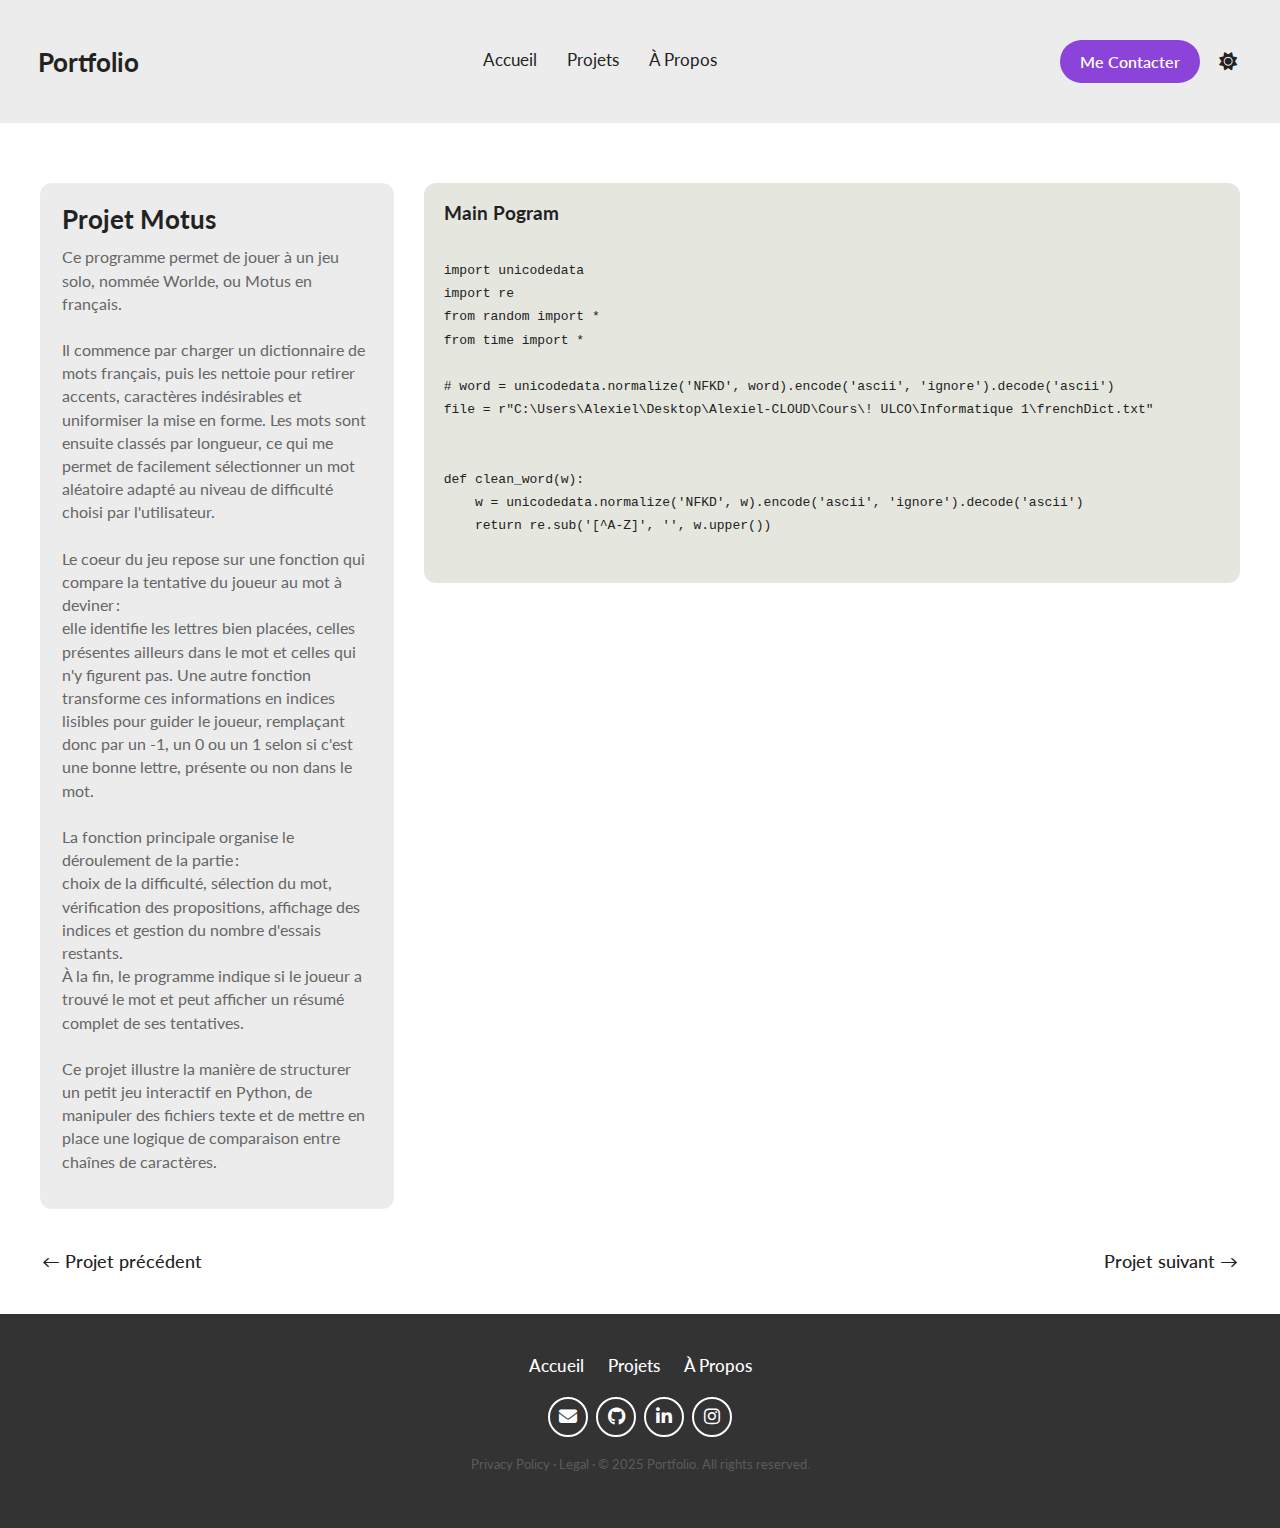
<file: pages/Projets/Motus.html>
<!DOCTYPE html>
<html lang="fr">
  <head>
    <meta charset="UTF-8" />
    <meta name="viewport" content="width=device-width, initial-scale=1.0" />
    <title>Portfolio - Projets</title>
    <link rel="stylesheet" href="../../css/variables.css" />
    <link rel="stylesheet" href="../../css/styles.css" />
    <link rel="stylesheet" href="../../css/Individual_Project.css" />

    <link rel="preconnect" href="https://fonts.googleapis.com" />
    <link rel="preconnect" href="https://fonts.gstatic.com" crossorigin />
    <link
      href="https://fonts.googleapis.com/css2?family=Lato:wght@300;400;700&display=swap"
      rel="stylesheet"
    />
    <link
      rel="stylesheet"
      href="https://cdnjs.cloudflare.com/ajax/libs/font-awesome/6.5.0/css/all.min.css"
    />
  </head>

  <body>
    <input
      type="checkbox"
      id="theme-toggle"
      aria-label="checkbox dark mode"
      hidden
    />

    <!-- Header -->
    <header>
      <h1 class="logo">Portfolio</h1>
      <nav>
        <a href="../../index.html">Accueil</a>
        <a href="../pages_2.html">Projets</a>
        <a href="../pages_3.html">À Propos</a>
      </nav>

      <section class="header-right">
        <a href="../../index.html#contact" class="bouton-contact"
          >Me Contacter</a
        >

        <label for="theme-toggle" class="theme-icon">
          <i class="fas fa-sun"></i>
          <i class="fas fa-moon"></i>
        </label>
      </section>
    </header>

    <main class="Projet-Motus">
      <section class="layout-projet">
        <!-- Bloc Gauche : Explications -->
        <aside class="projet-info">
          <h2>Projet Motus</h2>
          <p>
            Ce programme permet de jouer à un jeu solo, nommée Worlde, ou Motus en français. <br><br>
            Il commence par charger un dictionnaire de mots français, puis les nettoie pour 
            retirer accents, caractères indésirables et uniformiser la mise en forme. Les mots 
            sont ensuite classés par longueur, ce qui me permet de facilement sélectionner un 
            mot aléatoire adapté au niveau de difficulté choisi par l'utilisateur.<br><br>
            Le coeur du jeu repose sur une fonction qui compare la tentative du joueur au mot 
            à deviner : <br>
            elle identifie les lettres bien placées, celles présentes ailleurs dans le mot et 
            celles qui n'y figurent pas. Une autre fonction transforme ces informations en 
            indices lisibles pour guider le joueur, remplaçant donc par un -1, un 0 ou un 1 
            selon si c'est une bonne lettre, présente ou non dans le mot.<br><br>
            La fonction principale organise le déroulement de la partie : <br>
            choix de la difficulté, sélection du mot, vérification des propositions, affichage 
            des indices et gestion du nombre d'essais restants.<br>
            À la fin, le programme indique si le joueur a trouvé le mot et peut afficher un 
            résumé complet de ses tentatives.<br><br>
            Ce projet illustre la manière de structurer un petit jeu interactif en Python, 
            de manipuler des fichiers texte et de mettre en place une logique de comparaison 
            entre chaînes de caractères.
          </p>
        </aside>

        <!-- Bloc Droit : Code (Duplicable) -->
        <section class="projet-codes">
          <article class="code-block">
            <h3>Main Pogram</h3>
            <pre><code>                   
import unicodedata
import re
from random import *
from time import *

# word = unicodedata.normalize('NFKD', word).encode('ascii', 'ignore').decode('ascii')
file = r"C:\Users\Alexiel\Desktop\Alexiel-CLOUD\Cours\! ULCO\Informatique 1\frenchDict.txt"


def clean_word(w):
    w = unicodedata.normalize('NFKD', w).encode('ascii', 'ignore').decode('ascii')
    return re.sub('[^A-Z]', '', w.upper())


def load_words(filename):
    L = []
    f = open(filename, "r", encoding="utf8")
    for i in f:
        L.append(clean_word(i))
    return L

#Liste = load_words(file)


def get_words_dict(list):
    dict = {}
    for i in list:
        if len(i) in dict:
            dict[len(i)].append(i)
        else: dict[len(i)]=[i]
    dict = {k: v for k, v in sorted(dict.items(), key=lambda item: item[0])}
    return dict

#dico = get_words_dict(Liste)


def random_word(n, dict):
    word = dict[n][randrange(1,len(dict[n])+1)]
    return word

#lenght = randrange(1,26)
#rword = random_word(lenght, dico)
#print("Le mot fait", lenght,"lettre(s).", "Le mot est :", rword)


def check_word(rword, wtry):
    lrep = [-1] * len(rword)
    rword_list = list(rword)

    for j in range(2):
        for i in range(len(rword)):
            if j == 0:
                if wtry[i] == rword[i]:
                    lrep[i] = 1
                    rword_list[i] = None
            if j == 1:
                if lrep[i] == -1 and wtry[i] in rword_list:
                    lrep[i] = 0
                    rword_list[rword_list.index(wtry[i])] = None
    return lrep

#wtry = input("Quel mot essayes-tu ? ")
#lcheck = (check_word(rword, wtry))


def print_clues(wtry, list):
    clues = ""
    for i in range(len(wtry)):
        if list[i]==1:
            clues+=(f"{wtry[i]} ")
        if list[i]==0:
            clues+=(f"({wtry[i]}) ")
        if list[i]==-1:
            clues+=("_ ")
    return clues


def Start():

    liste = load_words(file)
    dico = get_words_dict(liste)
    
    loop = 1
    scoreT = {} 
    flag = True
    while flag:

        diff = int(input("De 1 à 5, quelle est la difficulté dans laquelle tu veux jouer ? "))
        if diff not in [1,2,3,4,5]:
            diff = 3

        opt_diff = {1:[15,8],2:[12,13],3:[9,18],4:[6,23],5:[3,28]}
        max_tries=opt_diff[diff][0]
        word_len=opt_diff[diff][1]

        rword = random_word(randrange(word_len-5,word_len), dico)
        count = 0
        rep = ''
        score=[]

        print(f'Le mot à trouver possède {len(rword)} lettre(s)')

        while max_tries>0 and rep!=rword:
            rep = input("Quel mot essayes-tu ? ")
            rep = rep.upper()

            if rep in liste:
                if len(rep) == len(rword):
                    score.append(rep)
                    lcheck = check_word(rword, rep)
                    print(print_clues(rep, lcheck), "\n")
                else: print("Le mot proposé ne possède pas le bon nombre de lettre(s)", "\n")
            else: print("Le mot proposé n'existe pas", "\n")

            if rword==rep:
                break

            max_tries-=1
            count+=1
            print("Il te reste", max_tries, "tentative(s).")

        if max_tries==0 and rep!=rword:
            print(f"Dommage... Le mot était {rword}. Mais tu réussiras peut-être la prochaine fois !")
        else: print("Bien joué ! Tu as trouvé le mot en", count+1, "tentative(s). Voici le résumé de tes essais : \n", score)
        scoreT[loop]=rword, score
        loop+=1

        retry=input("Si tu veux rejouer, écris 'oui' ! ")
        if retry!='oui':
            flag = False
    
    printscore = input("Si tu veux le récapitulatif de tes parties, écris 'oui' !\n")
    if printscore == 'oui':
        for i in scoreT:
            print(f"Pour ta {i}e partie, le mot était {scoreT[i][0]} et tes tentatives ont étés : {scoreT[i][1]}. \n")
    

Start()
                </code></pre>
          </article>
        </section>
      </section>

      <!-- Naviguation entre Projet -->
      <nav class="project-nav-min2">
        <a href="../pages_2.html" class="arrow-min">← Projet précédent</a>
        <a href="Azul.html" class="arrow-min">Projet suivant →</a>
      </nav>
    </main>

    <!-- Footer -->
    <footer>
      <nav class="footer-links">
        <a href="../../index.html">Accueil</a>
        <a href="../pages_2.html">Projets</a>
        <a href="../pages_3.html">À Propos</a>
      </nav>

      <!-- Réseaux Sociaux -->
      <section class="socials">
        <a href="mailto:alexiel.landrie@gmail.com" aria-label="Envoyer un Mail">
          <i class="fas fa-envelope"></i
        ></a>
        <a
          href="https://github.com/AL-201"
          target="_blank"
          aria-label="Compte Github"
        >
          <i class="fab fa-github"></i
        ></a>
        <a
          href="https://linkedin.com"
          target="_blank"
          aria-label="Page Linkedin"
        >
          <i class="fab fa-linkedin-in"></i
        ></a>
        <a
          href="https://instagram.com"
          target="_blank"
          aria-label="Page Instagram"
        >
          <i class="fab fa-instagram"></i
        ></a>
      </section>

      <p class="credits">
        Privacy Policy · Legal · © 2025 Portfolio. All rights reserved.
      </p>
    </footer>
  </body>
</html>
</file>
<file: css/variables.css>
/**--- Variables ---**/
:root{
  --bg: #ffffff; /* Background */
  --text: #222222; /* "Titre" */
  --muted: #666666; /* Texte */
  --accent: #8c43da; /* Bouton */
  --surface: #ececec; /* Background 2 */
  --card: #e5e7df; /* Grille */

  --max-width: 2400px;

  /* dark */
  --bg-dark: #15171a; /* Bkgd DarkMode */
  --text-dark: #f3ecec; /* "Titre" DarkMode */
  --surface-dark: #1e1e1e; /* BkGd 2 Dark Mode */
  --card-dark: #57656b; /* Grille Dark Mode */
}
</file>
<file: css/styles.css>
/**--- Transition Dark Mode ---**/
* {
  box-sizing: border-box;
  transition: background-color 0.50s ease, color 0.50s ease, border-color 0.50s ease;
}



/**--- CSS Global ---**/
html, body {
  height: 100%;
  margin:0;
}
body {
    margin: 0;
    font-family: 'Lato', sans-serif;
    color: var(--text);
    background: var(--bg);
    -webkit-font-smoothing:antialiased;
    -moz-osx-font-smoothing:grayscale;
    line-height: 1.45;
}
body {
    display: flex;
    flex-direction: column;
}
main {
    flex: 1;
}
.static-color{
    color: var(--text) !important;
}

/* Containers Centraux */
main, header, footer {
  max-width: var(--max-width);
  margin: 0 auto;
  width: 100%;
  padding-left: 20px;
  padding-right: 20px;
}

/* Header */
header {
    display: flex;
    justify-content: space-between;
    align-items: center;
    padding: 40px 3%;
    background: var(--surface);
}

/* Nav Header */
header nav {
  display: flex;
  gap: 18px;
  align-items: center;
}

/* Animation Liens Header */
header nav a {
    position: relative; 
    margin: 0 6px;
    text-decoration: none;
    color: var(--text);
    font-size: 1.05rem;
    cursor: pointer;
    padding-bottom: 3px;
    transition: color 0.4s ease;
}
header nav a::before {
    content: "";
    position: absolute;
    left: 0;
    bottom: 0;
    height: 1.5px;
    width: 0%;
    background-color: #656377;
    transition: width 0.4s ease;
}
header nav a:hover {
    color: #1e1e2b;
}
header nav a:hover::before {
    width: 100%;
}



/* Header Right */
header .header-right {
    margin: 0;
    display: flex;
    align-items: center;
    gap: 14px;
}

/* Portfolio Logo */
.logo {
    font-size: clamp(1.25rem, 2vw, 2rem);
    font-weight: 700;
    margin: 0;
}

/* Bouton Contact */
.bouton-contact {
    background: var(--accent);
    cursor: pointer;
    transition: all 400ms;
    color: white;
    padding: 10px 20px;
    border-radius: 25px;
    text-decoration: none;
    font-weight: 600;
    white-space: nowrap;
    border: none;position: relative;
    overflow: hidden;
    
}
/* Animation Bouton */
.bouton-contact:hover {
  color: #353535;
  transform: scale(1.1);
}
.bouton-contact::before {
  content: "";
  position: absolute;
  left: -50px;
  top: 0;
  width: 0;
  height: 100%;
  background-color: #cfd3c3;
  transform: skewX(45deg);
  z-index: -1;
  transition: width 1000ms;
}
.bouton-contact:hover::before {
  width: 250%;
}

/* Footer */
footer {
    background: #333;
    color: white;
    text-align: center;
    padding: 40px 0;
}

/* Nav Footer + Animation Liens */
footer nav a {
    position: relative; 
    margin: 0 10px;
    text-decoration: none;
    color: white;
    font-size: 1.05rem;
    font-weight: 500;
    cursor: pointer;
    padding-bottom: 3px;
    transition: color 0.4s ease;
}
footer nav a::before {
    content: "";
    position: absolute;
    left: 0;
    bottom: 0;
    height: 1.5px;
    width: 0%;
    background-color: #d2d1df;
    transition: width 0.4s ease;
}
footer nav a:hover::before {
    width: 100%;
}

/* Boutons Réseaux Sociaux */
.socials {
    margin: 18px 0;
    list-style: none;
    padding: 0;
    display: flex;
    justify-content: center;
    gap: 8px;
}

.socials a {
    display: inline-flex;
    justify-content: center;
    align-items: center;
    width: 40px;
    height: 40px;
    border: 2px solid white;
    border-radius: 50%;
    color: white;
    font-size: 18px;
    text-decoration: none;
    transition: background-color 0.2s ease, color 0.2s ease, transform 0.15s ease;
}
.socials a:hover { transform: translateY(-3px); }

/* Crédit */
.credits {
    margin-top: 12px;
    font-size: 13px;
    opacity: 0.8;
}



/**--- Dark Mode ---**/

/* Theme Icone */
.theme-icon {
    position: relative;
    cursor: pointer;
    font-size: 18px;
    width: 28px;
    height: 28px;
    display: inline-block;
}

/* Icone Lune/Soleil au même endroit */
.theme-icon i {
    position: absolute;
    top: 50%;
    left: 50%;
    transform: translate(-50%, -50%);
    transition: opacity 0.25s ease, transform 0.25s ease;
}

/* Par défaut : Soleil visible, Lune cachée */
.theme-icon i.fa-sun { opacity: 1; transform: translate(-50%, -50%) rotate(0deg); }
.theme-icon i.fa-moon { opacity: 0; transform: translate(-50%, -50%) rotate(-30deg) scale(0.9); }

/* Toogle du Dark Mode via checkbox */
#theme-toggle:checked + header,
#theme-toggle:checked ~ main,
#theme-toggle:checked ~ footer {
    background: var(--bg-dark);
    color: var(--text-dark);
}

/* Ajustements Dark Mode */
#theme-toggle:checked + header { background: var(--surface-dark); }
#theme-toggle:checked + header nav a { color: var(--text-dark); }
#theme-toggle:checked ~ main { background: var(--bg-dark); color: var(--text-dark); }
#theme-toggle:checked ~ main .presentation aside { background: var(--card-dark); }
#theme-toggle:checked ~ main #contact form { background: var(--card-dark); }
#theme-toggle:checked ~ main .project-grid .project-info { background: var(--card-dark); }
#theme-toggle:checked ~ main .project-grid .project-info p {color: var(--text-dark); }
#theme-toggle:checked ~ main .apropos header { background: var(--card-dark); }
#theme-toggle:checked ~ main .competences header { background: var(--card-dark); }
#theme-toggle:checked ~ footer { background: var(--surface-dark); color: var(--text-dark); }
#theme-toggle:checked ~ main .grid-accueil .card { background: var(--card-dark2); color: white; }


/* Changement d'opacité des Icones */
#theme-toggle:checked + header .theme-icon i.fa-sun { opacity: 0; transform: translate(-50%, -50%) rotate(30deg) scale(0.9); }
#theme-toggle:checked + header .theme-icon i.fa-moon { opacity: 1; transform: translate(-50%, -50%) rotate(0deg) scale(1); }

/* Harmonisation Typographie */
h1, h2, h3, h4 {
  margin: 0 0 12px 0;
  font-weight: 700;
  color: inherit;
  line-height: 1.1;
}

/* Global Sizes */
h1 { font-size: clamp(1.35rem, 3vw, 2.2rem); }
h2 { font-size: clamp(1.25rem, 2.4vw, 1.6rem); }
p { font-size: clamp(0.95rem, 1.4vw, 1rem); color: var(--muted); margin: 0 0 14px 0; }

/* Layout helpers */
.container-centered {
  max-width: var(--max-width);
  margin: 0 auto;
  padding-left: 20px;
  padding-right: 20px;
}



/**--- Responsive Spécifique ---**/

/* Tablette */
@media (max-width: 900px) {
  
    header {
        padding: 24px 3%;
    }
    
    header nav { 
        display: none; 
    } 
    
    header .header-right { 
        gap: 10px; 
    }
    
    .logo { 
        font-size: 1.4rem; 
    }

    main, header, footer { 
        padding-left: 16px; 
        padding-right: 16px; 
    }

    /* Présentation Verticale */
    .presentation {
        flex-direction: column;
        gap: 22px;
        padding: 36px 0;
    }

    aside { 
        width: 100%; 
        order: 2; 
    }
    
    .presentation article { 
        max-width: 100%; 
        order: 1; 
    }

    .grid-accueil { 
        grid-template-columns: 1fr 1fr; 
        padding: 0; 
    }
}

/* Mobile small */
@media (max-width: 600px) {
    :root { 
        --max-width: 940px; 
    }

    header { 
        padding: 18px 1.5%; 
    }
  
    .logo { 
        font-size: 1.1rem; 
    }
  
    .bouton-contact { 
        padding: 8px 14px; 
        font-size: 0.95rem; 
    }

    .presentation { 
        padding: 24px 0; 
        gap: 18px; 
    }
  
    .grid-accueil { 
        grid-template-columns: 1fr; 
        gap: 12px; 
    }    
}

/* Very small */
@media (max-width: 400px) {

    .theme-icon { 
        width: 24px; 
        height: 24px; 
        font-size: 16px; 
    }
  
    header .header-right { 
        gap: 8px; 
    }
  
    body { 
        font-size: 14px; 
    }
}
</file>
<file: css/accueil.css>
/**--- Section Présentation ---**/
.presentation {
    display: flex;
    justify-content: space-between;
    padding: 80px 0;
    gap: 40px;
    margin-left: 5%;
    align-items: center;
}

.presentation article {
    max-width: 45%;
}

.presentation h2 {
    font-size: clamp(1.5rem, 3vw, 2rem);
    font-weight: 700;
    margin-bottom: 16px;
}
.presentation p {
    text-align: justify;
}

.presentation li {
    margin-top: 16px;
    line-height: 1.6;
    color: var(--muted);
    text-align: justify;
}


/* Boutons Présentation */
.presentation nav, h2 {
    text-align: center;
}
/* Animations Boutons */
.bouton-propos {
    display: inline-block;
    background-color: #b3b2b4;
    cursor: pointer;
    transition: all 400ms;
    color: #353535;
    padding: 12px 25px;
    border-radius: 25px;
    text-decoration: none;
    font-weight: 600;
    white-space: nowrap;
    border: none;position: relative;
    overflow: hidden;
    margin-right: 10px;
    margin-top: 10px;
    
}
.bouton-propos::before {
  content: "";
  position: absolute;
  left: -50px;
  top: 0;
  width: 0;
  height: 100%;
  background: var(--accent);
  
  transform: skewX(45deg);
  z-index: -1;
  transition: width 1000ms;
}

.bouton-projet {
    display: inline-block;
    background: var(--accent);
    cursor: pointer;
    transition: all 400ms;
    color: white;
    padding: 12px 25px;
    border-radius: 25px;
    text-decoration: none;
    font-weight: 600;
    white-space: nowrap;
    border: none;position: relative;
    overflow: hidden;
    margin-right: 10px;
    margin-top: 10px;
    
}
.bouton-projet::before {
  content: "";
  position: absolute;
  left: -50px;
  top: 0;
  width: 0;
  height: 100%;
  background-color: #b3b2b4;
  transform: skewX(45deg);
  z-index: -1;
  transition: width 1000ms;
}

.bouton-projet:hover {
  color: #353535;
  transform: scale(1.1);
}
.bouton-propos:hover {
  color: #ffffff;
  transform: scale(1.1);
}
.bouton-projet:hover::before, .bouton-propos:hover::before {
  width: 250%;
}




/**--- Grille Portfolio ---**/
aside {
    background: var(--card);
    padding: 30px;
    text-align: center;
    width: 45%;
    border-radius: 10px;
    margin-right: 5%;
}

.grid-accueil {
    list-style: none;
    display: grid;
    grid-template-columns: 1fr 1fr;
    gap: 15px;
    margin-top: 20px;
}

.card {
    background: white;
    padding: 40px 20px;
    border-radius: 10px;
    font-weight: 700;
    font-size: 0.85rem;
    box-shadow: 0 2px 6px rgba(0,0,0,0.05);
}



/**--- Contact ---**/
#contact {
    padding: 80px 0;
    text-align: center;
}

#contact h2 {
    font-size: clamp(1.4rem, 2.5vw, 1.8rem);
    margin-bottom: 16px;
}

#contact p {
    margin-bottom: 32px;
}

#contact form {
    background: var(--card);
    width: 44%;
    margin: 0 auto;
    margin-top: 50px;
    padding: 40px;
    border-radius: 15px;
}

#contact form input {
    width: 100%;
    padding: 14px;
    margin-bottom: 25px;
    margin-top: 5px;
    border: 1px solid #ddd;
    border-radius: 25px;
}

#contact form button {
    width: 100%;
    padding: 14px;
    background: var(--accent);
    color: white;
    border: none;
    border-radius: 25px;
    font-size: 16px;
    font-weight: 600;
}



/**--- Responsive Spécifique ---**/
@media(max-width: 900px) {

    .presentation {
        flex-direction: column;
        align-items: center;
        gap: 24px;
    }

    aside, .presentation article {
        width: 100%;
    }

    .grid-accueil { 
        grid-template-columns: 1fr 1fr; 
        gap: 12px; 
    }

    #contact form { 
        width: 70%; 
        padding: 32px; 
    }
}

@media(max-width: 600px) {

    .grid-accueil { 
        grid-template-columns: 1fr; 
        gap: 12px; 
    }

    #contact form { 
        width: 90%; 
        padding: 24px; 
    }
    
    .presentation h2 { 
        font-size: 1.4rem; 
    }
    
    .presentation p { 
        font-size: 0.95rem; 
    }
    
    .bouton-projet, .bouton-propos { 
        padding: 10px 18px; 
        font-size: 0.9rem; 
    }
}
</file>
<file: css/projet.css>
/**--- Grille Principale ---**/
.project-grid {
    display: grid;
    grid-template-columns: 1fr 1fr;
    gap: 2rem;
    align-items: stretch;
    padding: 48px 0;
}



/**--- Bloc Gauche ---**/
.project-info {
    background: var(--card);
    padding: 1.6rem;
    border-radius: 25px;
    max-height: 600px;
}

/* Titre Projet */
.project-info h2 {
    text-align: center;
    margin: 0 6px;
    font-size: 1.25rem;
}
/* Animations Titre-Liens */
.project-info h2 a {
    position: relative; 
    display: inline-block;
    text-decoration: none;
    cursor: pointer;
    padding-bottom: 3px;
    margin-bottom: 0.6rem;
    transition: color 0.4s ease;
}
.project-info h2 a::before {
    content: "";
    position: absolute;
    left: 0;
    bottom: 0;
    height: 1.5px;
    width: 0%;
    background-color: #656377;
    transition: width 0.4s ease;
}
.project-info h2 a:hover {
    color: #1e1e2b;
}
.project-info h2 a:hover::before {
    width: 100%;
}


/* Disposition Image */
.project-info h2 > a {
    text-decoration: none;
    color: inherit;
}

.project-info p {
    font-size: 0.9rem;
    margin-bottom: 0.6rem;
    text-align: justify;
}

.project-info img {
    display:block;
    max-width: 50%;
    height: auto;
    margin: 1rem auto 0;
    border-radius: 15px;
}
.project-info .img-spe {
    display:inline;
    max-width: 40%;
    height: auto;
    margin: 1rem auto 0;
    border-radius: 15px;
}


/**--- Bloc Droite ---**/
.project-code {
    background: #353434;
    color: #e4e4e4;
    font-family: "Fira Code", monospace;
    padding: 1rem;
    border-radius: 25px;
    border: 1px solid #333;
    min-height: 0;
    max-height: 600px;
    overflow-y: auto;
}

.project-code pre {
    margin: 0.5rem 0;
    white-space: pre-wrap;
    word-break: break-word;
    overflow-wrap: anywhere;
}



/**--- Responsive Spécifique ---**/
@media (max-width: 900px) {
    .project-grid { 
        grid-template-columns: 1fr; 
        gap: 1.25rem; 
        padding: 28px 0; 
    }
    
    .project-code { 
        max-height: 320px; 
    }
}

/* small screens */
@media (max-width: 600px) {
    .project-grid { 
        padding: 16px 0; 
        gap: 1rem; 
    }
    
    .project-code { 
        max-height: 260px; 
        padding: 0.8rem; 
    }
}
</file>
<file: css/a_propos.css>
/**--- Section À Propos ---**/
.apropos {
    padding: 48px 0;
}
.apropos header {
    font-size: 1.6rem;
    margin: 0 15px;
    border-radius: 25px;
    max-width: 800px;
    max-height: 100px;
    background: var(--card);
}
.apropos > header > h2 {
    text-align: center !important;
}
.apropos p {
    text-align: justify !important;
}
.apropos article {
    margin: 16px 40px;
    line-height: 1.6;
    color: var(--muted);
}
.apropos header {
    display: block;
}


/**--- Section Compétences ---**/
.competences {
    padding: 36px 0;
}
.competences header {
    font-size: 1.4rem;
    margin: 0 15px;
    border-radius: 25px;
    text-align: center;
    max-width: 800px;
    max-height: 100px;
    background: var(--card);
}
.competences > header > h2 {
    text-align: center !important;
}
.competences ul {
    margin: 16px 40px;
    list-style: disc;
    padding-left: 1.1rem;
    line-height: 1.6;
    color: var(--muted);
}
.competences li {
    margin-left: calc(20px +(var(--i) - 1) * 20px);
}
.competences header {
    display: block;
}



/**--- Responsivité Spécifique ---**/
@media (max-width: 900px) {
    .apropos, .competences { 
        padding: 28px 0; 
    }
}
@media (max-width: 600px) {
    .apropos header h2 { 
        font-size: 1.3rem; 
    }
    
    .competences header h2 { 
        font-size: 1.2rem; 
    }
}
</file>
<file: css/Individual_Project.css>
/**--- Page des Projets Individuels ---**/
.Projet-Azul, .Projet-Motus {
    padding: 40px 0;
    max-height: 2000px;
}

/* Conteneur global : bloc gauche + blocs droits */
.layout-projet {
    display: flex;
    gap: 30px;
    align-items: stretch;
    margin-top: 20px;
}



/**--- Bloc Gauche ---**/
.projet-info {
    width: 30%;
    background: var(--surface);
    padding: 22px;
    border-radius: 12px;
    height: auto;
    margin-left: 40px;
}

/* Dark mode */
#theme-toggle:checked ~ main .projet-info {
    background: var(--surface-dark);
}

/**--- Colonne Droite ---**/
.projet-codes {
    width: 70%;
    display: flex;
    flex-direction: column;
    gap: 24px;
    margin-right: 40px;
}

/**--- Bloc Droit (Individuel et Duplicable) ---**/
.code-block {
    background: var(--card);
    border-radius: 12px;
    padding: 16px;
    max-height: 300px;
    overflow-y: auto;
}

/* Dark mode */
#theme-toggle:checked ~ main .code-block {
    background: var(--card-dark);
}

/* Style du titre des blocs */
.code-block h3 {
    margin-bottom: 12px;
}

/* Style du code */
.code-block pre {
    margin: 0;
    padding: 0;
    white-space: pre-wrap;
    font-family: Consolas, monospace;
    color: var(--text);
}












/**--- Page Projet (Pour Projet Discord Uniquement (Gros Projet avec Disposition différente) ---**/

.project-layout-special {
    display: flex;
    flex-direction: column;
    gap: 40px;
    max-height: 1500px;
}

/**--- Ligne Supérieur ---**/
.top-row {
    display: grid;
    grid-template-columns: 1.5fr 1fr; /* 66% / 33% */
    gap: 24px;
    max-height: 400px;
    margin-top: 50px;
}

/* Bloc Info */
.project-info-large {
    background: var(--surface);
    padding: 24px;
    border-radius: 25px;
    overflow-y: auto;
}

/* Bloc Code principal */
.project-main-code {
    background: var(--card);
    padding: 24px;
    border-radius: 25px;
    overflow-y: auto;
}

/**--- Grille de 4 Blocs ---**/
.code-grid {
    display: grid;
    grid-template-columns: repeat(2, 1fr);
    gap: 24px;
}

.code-block {
    background: var(--card);
    padding: 20px;
    border-radius: 12px;
    max-height: 400px;
    overflow-y: auto;
}

/* Code */
pre {
    margin: 0;
    white-space: pre-wrap;
    overflow-wrap: break-word;
}


/* ----- DARK MODE ----- */
#theme-toggle:checked ~ main.project-layout-special .project-main-code,
#theme-toggle:checked ~ main.project-layout-special .code-block,
#theme-toggle:checked ~ main .code-block {
    background: var(--card-dark);
    color: var(--text-dark);
}
#theme-toggle:checked ~ main.project-layout-special h3,
#theme-toggle:checked ~ main.project-layout-special h2 {
    color: var(--text-dark);
}
#theme-toggle:checked ~ main .project-info-large {
    background: var(--surface-dark);
}

/* Scrollbars */
.code-block::-webkit-scrollbar {
    width: 8px;
}
.code-block::-webkit-scrollbar-thumb {
    background: #9994;
    border-radius: 4px;
}
#theme-toggle:checked ~ main.project-layout-special .code-block::-webkit-scrollbar-thumb {
    background: #ccc4;
}


/* ----- RESPONSIVE ----- */
@media (max-width: 900px) {
    .top-row {
        grid-template-columns: 1fr;
    }

    .code-grid {
        grid-template-columns: repeat(2, 1fr);
    }
}

@media (max-width: 600px) {
    .code-grid {
        grid-template-columns: 1fr;
    }
}



/**--- Naviguation entre Projet ---**/

.project-nav-min {
    margin-top: 40px;
    padding: 20px 0;
    display: flex;
    justify-content: space-between;
    align-items: center;
    font-size: 1.1rem;
}
.project-nav-min2 {
    margin: 0 42px;
    padding-top: 40px;
    display: flex;
    justify-content: space-between;
    align-items: center;
    font-size: 1.1rem;
}

/* Liens flèches */
.arrow-min {
    color: var(--text);
    text-decoration: none;
    font-weight: 500;
    transition: opacity 0.2s ease, transform 0.2s ease;
}

/* Effet hover */
.arrow-min:hover {
    opacity: 0.6;
    transform: translateY(-2px);
}

/* Dark Mode */
#theme-toggle:checked ~ main .arrow-min {
    color: var(--text-dark);
}

#theme-toggle:checked ~ main .arrow-min:hover {
    opacity: 0.8;
}



/* Responsive */
@media (max-width: 600px) {
    .project-nav-min {
        flex-direction: column;
        gap: 12px;
        text-align: center;
    }
}

/* -- Responsive -- */
@media (max-width: 600px) {
    .nav-arrow {
        width: 44px;
        height: 44px;
        font-size: 1.15rem;
    }
}

/* --- Responsive --- */
@media (max-width: 900px) {

    .layout-projet {
        flex-direction: column;
    }

    .projet-info, .projet-codes {
        width: 100%;
    }

    .code-block {
        max-height: 260px;
    }
}
</file>
